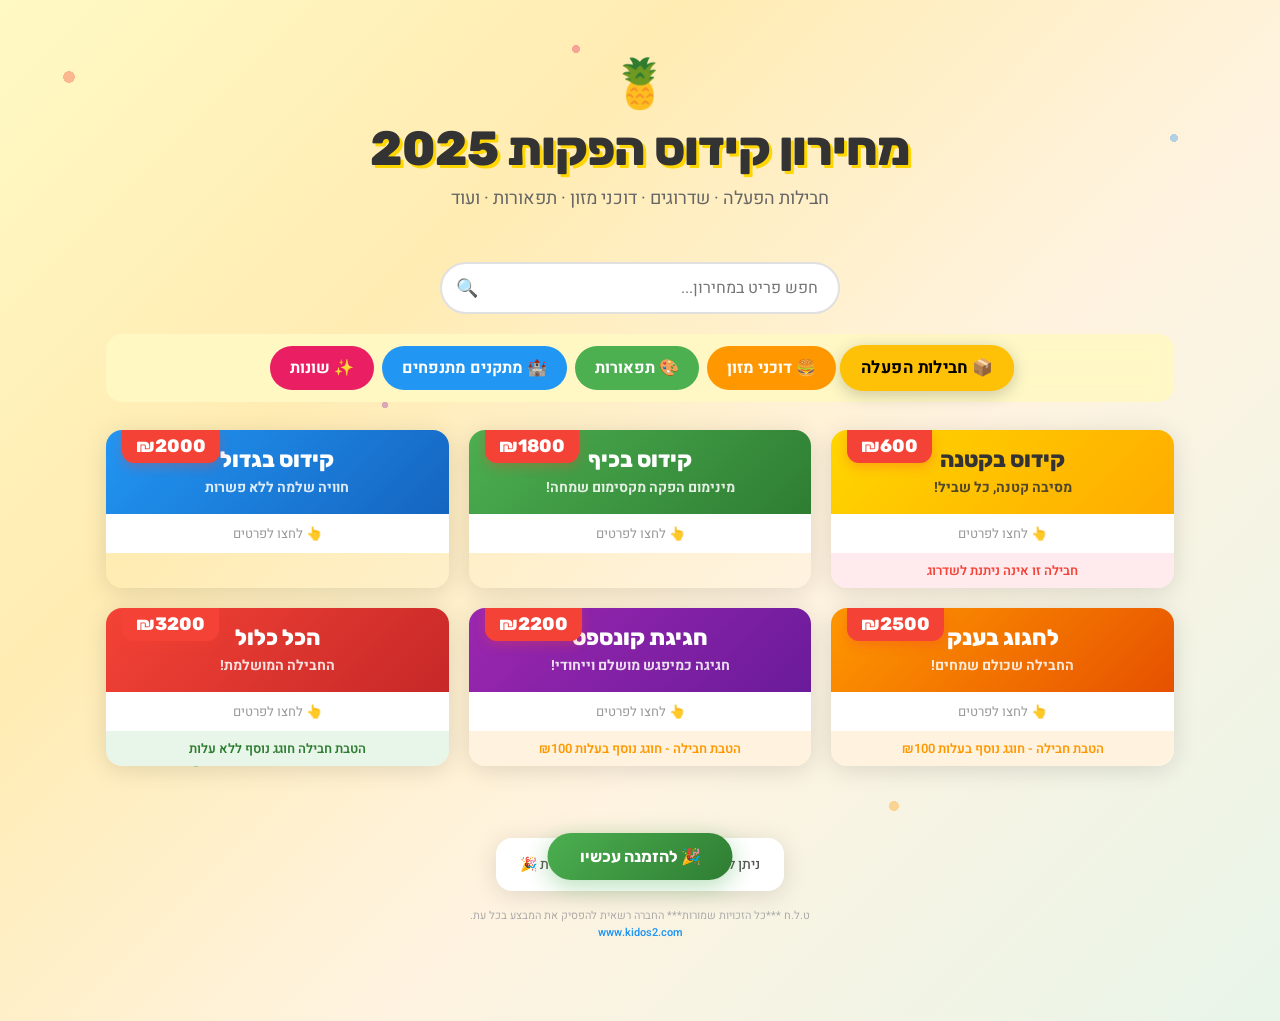
<file: index.html>
<!DOCTYPE html>
<html lang="he" dir="rtl">
<head>
<meta charset="UTF-8">
<meta name="viewport" content="width=device-width, initial-scale=1.0">
<title>מחירון קידוס הפקות 2025</title>
<link href="https://fonts.googleapis.com/css2?family=Heebo:wght@300;400;500;700;800;900&family=Rubik:wght@400;500;600;700;800&display=swap" rel="stylesheet">
<style>
*{margin:0;padding:0;box-sizing:border-box}
:root{
  --kidos-yellow:#FFD600;
  --kidos-orange:#FF9800;
  --kidos-green:#4CAF50;
  --kidos-blue:#2196F3;
  --kidos-red:#F44336;
  --kidos-pink:#E91E63;
  --kidos-purple:#9C27B0;
  --kidos-light-yellow:#FFF9C4;
  --kidos-light-green:#E8F5E9;
  --kidos-light-blue:#E3F2FD;
  --kidos-light-pink:#FCE4EC;
  --kidos-dark:#333;
  --kidos-white:#FFFDE7;
  --radius:16px;
  --shadow:0 4px 24px rgba(0,0,0,.12);
}
body{
  font-family:'Heebo',sans-serif;
  background:linear-gradient(135deg,#FFF9C4 0%,#FFECB3 30%,#FFF3E0 60%,#E8F5E9 100%);
  min-height:100vh;
  color:var(--kidos-dark);
  overflow-x:hidden;
}

/* Confetti dots */
body::before{
  content:'';
  position:fixed;
  top:0;left:0;right:0;bottom:0;
  background-image:
    radial-gradient(circle 6px,var(--kidos-red) 100%,transparent 100%),
    radial-gradient(circle 4px,var(--kidos-blue) 100%,transparent 100%),
    radial-gradient(circle 5px,var(--kidos-green) 100%,transparent 100%),
    radial-gradient(circle 3px,var(--kidos-yellow) 100%,transparent 100%),
    radial-gradient(circle 4px,var(--kidos-pink) 100%,transparent 100%),
    radial-gradient(circle 5px,var(--kidos-orange) 100%,transparent 100%),
    radial-gradient(circle 3px,var(--kidos-purple) 100%,transparent 100%);
  background-position:
    5% 8%, 92% 15%, 15% 85%, 88% 72%, 45% 5%, 70% 90%, 30% 45%;
  background-size:12px 12px,8px 8px,10px 10px,6px 6px,8px 8px,10px 10px,6px 6px;
  background-repeat:no-repeat;
  opacity:.35;
  pointer-events:none;
  z-index:0;
}

.container{
  max-width:1100px;
  margin:0 auto;
  padding:20px 16px 60px;
  position:relative;
  z-index:1;
}

/* HEADER */
.header{
  text-align:center;
  padding:30px 20px 20px;
  margin-bottom:30px;
  position:relative;
}
.header h1{
  font-family:'Rubik',sans-serif;
  font-weight:800;
  font-size:clamp(28px,5vw,48px);
  color:var(--kidos-dark);
  text-shadow:3px 3px 0 var(--kidos-yellow);
  margin-bottom:8px;
  letter-spacing:-1px;
}
.header .sub{
  font-size:clamp(14px,2.5vw,18px);
  color:#666;
  font-weight:400;
}
.header .pineapple{
  font-size:48px;
  display:inline-block;
  animation:bounce 2s infinite;
}
@keyframes bounce{
  0%,100%{transform:translateY(0)}
  50%{transform:translateY(-10px)}
}

/* TAB NAV */
.tab-nav{
  display:flex;
  gap:8px;
  justify-content:center;
  flex-wrap:wrap;
  margin-bottom:28px;
  position:sticky;
  top:0;
  z-index:100;
  background:rgba(255,249,196,.92);
  backdrop-filter:blur(12px);
  padding:12px 8px;
  border-radius:var(--radius);
}
.tab-btn{
  font-family:'Heebo',sans-serif;
  font-weight:700;
  font-size:clamp(13px,2vw,16px);
  padding:10px 20px;
  border:none;
  border-radius:30px;
  cursor:pointer;
  transition:all .3s cubic-bezier(.4,0,.2,1);
  position:relative;
  overflow:hidden;
  white-space:nowrap;
}
.tab-btn::after{
  content:'';
  position:absolute;
  inset:0;
  background:rgba(255,255,255,.3);
  transform:translateX(100%);
  transition:transform .3s;
}
.tab-btn:hover::after{transform:translateX(0)}
.tab-btn.active{transform:scale(1.05);box-shadow:0 4px 16px rgba(0,0,0,.2)}
.tab-btn[data-tab="packages"]{background:var(--kidos-yellow);color:#333}
.tab-btn[data-tab="packages"].active{background:#FFC107;color:#000}
.tab-btn[data-tab="food"]{background:var(--kidos-orange);color:#fff}
.tab-btn[data-tab="food"].active{background:#E65100;color:#fff}
.tab-btn[data-tab="decor"]{background:var(--kidos-green);color:#fff}
.tab-btn[data-tab="decor"].active{background:#2E7D32;color:#fff}
.tab-btn[data-tab="inflatables"]{background:var(--kidos-blue);color:#fff}
.tab-btn[data-tab="inflatables"].active{background:#1565C0;color:#fff}
.tab-btn[data-tab="misc"]{background:var(--kidos-pink);color:#fff}
.tab-btn[data-tab="misc"].active{background:#AD1457;color:#fff}

/* TAB CONTENT */
.tab-content{display:none;animation:fadeUp .4s ease}
.tab-content.active{display:block}
@keyframes fadeUp{from{opacity:0;transform:translateY(16px)}to{opacity:1;transform:translateY(0)}}

/* PACKAGE CARDS */
.packages-grid{
  display:grid;
  grid-template-columns:repeat(auto-fit,minmax(280px,1fr));
  gap:20px;
}
.pkg-card{
  border-radius:var(--radius);
  overflow:hidden;
  box-shadow:var(--shadow);
  transition:transform .3s,box-shadow .3s;
  cursor:pointer;
  position:relative;
}
.pkg-card:hover{transform:translateY(-4px);box-shadow:0 8px 32px rgba(0,0,0,.18)}
.pkg-card .card-header{
  padding:16px 20px;
  text-align:center;
  position:relative;
}
.pkg-card .card-header h3{
  font-family:'Rubik',sans-serif;
  font-weight:800;
  font-size:22px;
  margin-bottom:4px;
}
.pkg-card .card-header .tagline{
  font-size:14px;
  font-weight:700;
  opacity:.85;
}
.pkg-card .price-badge{
  position:absolute;
  top:-1px;
  left:16px;
  background:var(--kidos-red);
  color:#fff;
  font-family:'Rubik',sans-serif;
  font-weight:800;
  font-size:18px;
  padding:6px 14px;
  border-radius:0 0 12px 12px;
  box-shadow:0 4px 12px rgba(244,67,54,.3);
}
.pkg-card .card-body{
  background:#fff;
  padding:16px 20px 20px;
}
.pkg-card .card-body ul{
  list-style:none;
  padding:0;
}
.pkg-card .card-body li{
  padding:6px 0;
  font-size:14px;
  line-height:1.6;
  border-bottom:1px dashed #eee;
  display:flex;
  align-items:flex-start;
  gap:8px;
}
.pkg-card .card-body li:last-child{border:none}
.pkg-card .card-body li .dot{
  width:8px;height:8px;border-radius:50%;flex-shrink:0;margin-top:7px;
}
.pkg-card .card-body .meta{
  margin-top:12px;
  padding-top:10px;
  border-top:2px solid #eee;
  display:flex;
  flex-wrap:wrap;
  gap:10px;
  font-size:13px;
  color:#666;
}
.pkg-card .card-body .meta span{
  display:flex;align-items:center;gap:4px;
}
.pkg-card .upgrade-note{
  background:#FFF3E0;
  padding:8px 16px;
  text-align:center;
  font-size:13px;
  font-weight:600;
  color:var(--kidos-orange);
}
.pkg-card .no-upgrade{
  background:#FFEBEE;
  padding:8px 16px;
  text-align:center;
  font-size:13px;
  font-weight:600;
  color:var(--kidos-red);
}

/* Colors per package */
.pkg-ktana .card-header{background:linear-gradient(135deg,#FFD600,#FFAB00);color:#333}
.pkg-ktana .dot{background:#FFD600}
.pkg-bkef .card-header{background:linear-gradient(135deg,#4CAF50,#2E7D32);color:#fff}
.pkg-bkef .dot{background:#4CAF50}
.pkg-bgadol .card-header{background:linear-gradient(135deg,#2196F3,#1565C0);color:#fff}
.pkg-bgadol .dot{background:#2196F3}
.pkg-anak .card-header{background:linear-gradient(135deg,#FF9800,#E65100);color:#fff}
.pkg-anak .dot{background:#FF9800}
.pkg-concept .card-header{background:linear-gradient(135deg,#9C27B0,#6A1B9A);color:#fff}
.pkg-concept .dot{background:#9C27B0}
.pkg-hakol .card-header{background:linear-gradient(135deg,#F44336,#C62828);color:#fff}
.pkg-hakol .dot{background:#F44336}

/* DETAIL MODAL / EXPAND */
.pkg-card .card-body{max-height:0;overflow:hidden;padding:0 20px;transition:max-height .5s cubic-bezier(.4,0,.2,1),padding .3s}
.pkg-card.open .card-body{max-height:600px;padding:16px 20px 20px}
.pkg-card .expand-hint{
  text-align:center;padding:10px;font-size:13px;color:#999;
  background:#fff;transition:all .3s;
}
.pkg-card.open .expand-hint{display:none}

/* FOOD / DECOR / MISC TABLES */
.section-title{
  font-family:'Rubik',sans-serif;
  font-weight:800;
  font-size:24px;
  text-align:center;
  margin-bottom:20px;
  padding:10px 24px;
  display:inline-block;
  border-radius:30px;
  color:#fff;
}
.section-title-wrap{text-align:center;margin-bottom:20px}

.items-grid{
  display:grid;
  grid-template-columns:repeat(auto-fill,minmax(260px,1fr));
  gap:12px;
}
.item-card{
  background:#fff;
  border-radius:12px;
  padding:14px 18px;
  display:flex;
  justify-content:space-between;
  align-items:center;
  box-shadow:0 2px 8px rgba(0,0,0,.06);
  transition:all .25s;
  border-right:4px solid transparent;
}
.item-card:hover{
  transform:translateX(-4px);
  box-shadow:0 4px 16px rgba(0,0,0,.1);
}
.item-card .item-name{font-weight:600;font-size:15px;flex:1}
.item-card .item-price{
  font-family:'Rubik',sans-serif;
  font-weight:700;
  font-size:16px;
  white-space:nowrap;
  padding-right:12px;
}
.item-card .item-note{font-size:12px;color:#888;display:block}

/* Food cards */
.food-card{border-right-color:var(--kidos-orange)}
.food-card .item-price{color:var(--kidos-orange)}
/* Decor cards */
.decor-card{border-right-color:var(--kidos-green)}
.decor-card .item-price{color:var(--kidos-green)}
/* Inflatable cards */
.inflate-card{border-right-color:var(--kidos-blue)}
.inflate-card .item-price{color:var(--kidos-blue)}
/* Misc cards */
.misc-card{border-right-color:var(--kidos-pink)}
.misc-card .item-price{color:var(--kidos-pink)}

/* Sub-section titles */
.sub-title{
  font-family:'Rubik',sans-serif;
  font-weight:700;
  font-size:18px;
  margin:24px 0 12px;
  padding-right:12px;
  border-right:4px solid;
}

/* FOOTER */
.footer{
  text-align:center;
  margin-top:40px;
  padding:20px;
  font-size:13px;
  color:#888;
}
.footer a{color:var(--kidos-blue);text-decoration:none;font-weight:600}
.footer .extras{
  margin-top:12px;
  background:#fff;
  border-radius:var(--radius);
  padding:16px 24px;
  display:inline-block;
  box-shadow:var(--shadow);
  font-size:14px;
  color:#555;
  font-weight:500;
}
.footer .disclaimer{margin-top:16px;font-size:11px;color:#aaa}

/* SEARCH */
.search-wrap{
  max-width:400px;
  margin:0 auto 20px;
  position:relative;
}
.search-wrap input{
  width:100%;
  font-family:'Heebo',sans-serif;
  font-size:16px;
  padding:12px 20px 12px 44px;
  border:2px solid #e0e0e0;
  border-radius:30px;
  outline:none;
  background:#fff;
  transition:border-color .3s;
}
.search-wrap input:focus{border-color:var(--kidos-yellow)}
.search-wrap .search-icon{
  position:absolute;
  left:16px;top:50%;transform:translateY(-50%);
  font-size:18px;color:#999;
}

/* CTA float */
.cta-float{
  position:fixed;
  bottom:20px;
  left:50%;
  transform:translateX(-50%);
  z-index:200;
  background:linear-gradient(135deg,#4CAF50,#2E7D32);
  color:#fff;
  font-family:'Rubik',sans-serif;
  font-weight:700;
  font-size:16px;
  padding:14px 32px;
  border-radius:40px;
  border:none;
  cursor:pointer;
  box-shadow:0 6px 24px rgba(76,175,80,.4);
  transition:all .3s;
  text-decoration:none;
  display:flex;align-items:center;gap:8px;
}
.cta-float:hover{transform:translateX(-50%) scale(1.05);box-shadow:0 8px 32px rgba(76,175,80,.5)}

@media(max-width:600px){
  .tab-btn{padding:8px 14px;font-size:13px}
  .packages-grid{grid-template-columns:1fr}
  .items-grid{grid-template-columns:1fr}
  .container{padding:12px 10px 80px}
  .cta-float{font-size:14px;padding:12px 24px}
}
</style>
</head>
<body>

<div class="container">

<!-- HEADER -->
<div class="header">
  <div class="pineapple">🍍</div>
  <h1>מחירון קידוס הפקות 2025</h1>
  <div class="sub">חבילות הפעלה · שדרוגים · דוכני מזון · תפאורות · ועוד</div>
</div>

<!-- SEARCH -->
<div class="search-wrap">
  <span class="search-icon">🔍</span>
  <input type="text" id="searchInput" placeholder="חפש פריט במחירון..." oninput="filterItems()">
</div>

<!-- TAB NAV -->
<div class="tab-nav">
  <button class="tab-btn active" data-tab="packages" onclick="switchTab('packages')">📦 חבילות הפעלה</button>
  <button class="tab-btn" data-tab="food" onclick="switchTab('food')">🍔 דוכני מזון</button>
  <button class="tab-btn" data-tab="decor" onclick="switchTab('decor')">🎨 תפאורות</button>
  <button class="tab-btn" data-tab="inflatables" onclick="switchTab('inflatables')">🏰 מתקנים מתנפחים</button>
  <button class="tab-btn" data-tab="misc" onclick="switchTab('misc')">✨ שונות</button>
</div>

<!-- ==================== PACKAGES TAB ==================== -->
<div class="tab-content active" id="tab-packages">
<div class="packages-grid">

<!-- קידוס בקטנה -->
<div class="pkg-card pkg-ktana" onclick="this.classList.toggle('open')">
  <div class="card-header">
    <div class="price-badge">₪600</div>
    <h3>קידוס בקטנה</h3>
    <div class="tagline">מסיבה קטנה, כל שביל!</div>
  </div>
  <div class="expand-hint">👆 לחצו לפרטים</div>
  <div class="card-body">
    <ul>
      <li><span class="dot"></span>בובת ענק לבחירה.<br>(למעט בראול סטאר)</li>
      <li><span class="dot"></span>הרקדה עם הבובה וצילומים</li>
      <li><span class="dot"></span>טקס עוגה מלהיב</li>
      <li><span class="dot"></span>פעילות קצרה להעצמה</li>
      <li><span class="dot"></span>תואמת גיל</li>
      <li><span class="dot"></span>מייצג עוגה לתפאורה</li>
      <li><span class="dot"></span>מפעיל מקצועי ומלא שמחה</li>
      <li><span class="dot"></span>מוזיקה בליווי בידורית</li>
    </ul>
    <div class="meta">
      <span>👥 מתאים עד 20 משתתפים</span>
      <span>⏱ זמן החבילה חצי שעה</span>
    </div>
  </div>
  <div class="no-upgrade">חבילה זו אינה ניתנת לשדרוג</div>
</div>

<!-- קידוס בכיף -->
<div class="pkg-card pkg-bkef" onclick="this.classList.toggle('open')">
  <div class="card-header">
    <div class="price-badge">₪1800</div>
    <h3>קידוס בכיף</h3>
    <div class="tagline">מינימום הפקה מקסימום שמחה!</div>
  </div>
  <div class="expand-hint">👆 לחצו לפרטים</div>
  <div class="card-body">
    <ul>
      <li><span class="dot"></span>בובת ענק לבחירה.</li>
      <li><span class="dot"></span>הרקדה שמחה עם הבובה</li>
      <li><span class="dot"></span>הפעלה מדליקה לבחירה.<br>(משחקידום, ספורט,ריפוי, משחקים של פעם )</li>
      <li><span class="dot"></span>מפעיל מקצועי ומלא שמחה</li>
      <li><span class="dot"></span>רקע צילום וקשת מתנפחת לבחירה</li>
      <li><span class="dot"></span>טקס עוגה מלהיב</li>
      <li><span class="dot"></span>מערכת הגברה מקצועית</li>
    </ul>
    <div class="meta">
      <span>👥 מתאים עד 35 משתתפים</span>
      <span>⏱ זמן חבילה שעה ורבע</span>
    </div>
  </div>
</div>

<!-- קידוס בגדול -->
<div class="pkg-card pkg-bgadol" onclick="this.classList.toggle('open')">
  <div class="card-header">
    <div class="price-badge">₪2000</div>
    <h3>קידוס בגדול</h3>
    <div class="tagline">חוויה שלמה ללא פשרות</div>
  </div>
  <div class="expand-hint">👆 לחצו לפרטים</div>
  <div class="card-body">
    <ul>
      <li><span class="dot"></span>בובת ענק לבחירה.</li>
      <li><span class="dot"></span>הרקדה שמחה הבובה וצילומים</li>
      <li><span class="dot"></span>רקע לצילום ו-קשת מתנפחת</li>
      <li><span class="dot"></span>מפעיל מיומן ומקצועיים</li>
      <li><span class="dot"></span>מכונת עשן ולדים\מכונת בועות</li>
      <li><span class="dot"></span>מכונת סוכר או פופקורן לבחירה</li>
      <li><span class="dot"></span>הפעלה לבחירה</li>
      <li><span class="dot"></span>טקס עוגה מלהיב והגברה</li>
    </ul>
    <div class="meta">
      <span>👥 מתאים עד 45 משתתפים.</span>
      <span>⏱ זמן חבילה שעתיים</span>
    </div>
  </div>
</div>

<!-- לחגוג בענק -->
<div class="pkg-card pkg-anak" onclick="this.classList.toggle('open')">
  <div class="card-header">
    <div class="price-badge">₪2500</div>
    <h3>לחגוג בענק</h3>
    <div class="tagline">החבילה שכולם שמחים!</div>
  </div>
  <div class="expand-hint">👆 לחצו לפרטים</div>
  <div class="card-body">
    <ul>
      <li><span class="dot"></span>הפעלה לבחירה 45 דקות</li>
      <li><span class="dot"></span>בובה לבחירה+ רקע וקשת מתנפחת</li>
      <li><span class="dot"></span>הרקדה שמחה ומקפיצה</li>
      <li><span class="dot"></span>מערכת הגברה מקצועית</li>
      <li><span class="dot"></span>מכונת סוכר + פופקורן</li>
      <li><span class="dot"></span>דוכן יריד או מתקן קפיצה בינוני<br>מתנפח לבחירה.</li>
      <li><span class="dot"></span>טקס עוגה מלהיב</li>
      <li><span class="dot"></span>הזמנה דיגיטלית</li>
    </ul>
    <div class="meta">
      <span>👥 מתאים עד 45 משתתפים</span>
      <span>⏱ זמן חבילה שעתיים</span>
    </div>
  </div>
  <div class="upgrade-note">הטבת חבילה - חוגג נוסף בעלות ₪100</div>
</div>

<!-- חגיגת קונספט -->
<div class="pkg-card pkg-concept" onclick="this.classList.toggle('open')">
  <div class="card-header">
    <div class="price-badge">₪2200</div>
    <h3>חגיגת קונספט</h3>
    <div class="tagline">חגיגה כמיפגש מושלם וייחודי!</div>
  </div>
  <div class="expand-hint">👆 לחצו לפרטים</div>
  <div class="card-body">
    <ul>
      <li><span class="dot"></span>בובת ענק לבחירה.</li>
      <li><span class="dot"></span>הרקדה שמחה עם הבובה</li>
      <li><span class="dot"></span>רקע לצילום ו-קשת מתנפחת</li>
      <li><span class="dot"></span>3 במות תצוגה בקונספט ו-שטיח</li>
      <li><span class="dot"></span>קונספט תואם עוגת מיצג</li>
      <li><span class="dot"></span>צוות מיומן ומקצועי</li>
      <li><span class="dot"></span>מכונת עשן ולדים\מכונת בועות</li>
      <li><span class="dot"></span>מכונת סוכר או פופקורן לבחירה</li>
      <li><span class="dot"></span>הפעלה לבחירה</li>
      <li><span class="dot"></span>טקס עוגה מלהיב והגברה</li>
      <li><span class="dot"></span>הזמנה דיגיטלית</li>
    </ul>
    <div class="meta">
      <span>👥 מתאים עד 45 משתתפים.</span>
      <span>⏱ זמן חבילה שעתיים</span>
    </div>
  </div>
  <div class="upgrade-note">הטבת חבילה - חוגג נוסף בעלות ₪100</div>
</div>

<!-- הכל כלול -->
<div class="pkg-card pkg-hakol" onclick="this.classList.toggle('open')">
  <div class="card-header">
    <div class="price-badge">₪3200</div>
    <h3>הכל כלול</h3>
    <div class="tagline">החבילה המושלמת!</div>
  </div>
  <div class="expand-hint">👆 לחצו לפרטים</div>
  <div class="card-body">
    <ul>
      <li><span class="dot"></span>2 הפעלות משולבות לבחירה</li>
      <li><span class="dot"></span>תפאורת קונספט מלאה:<br>קשת מתנפחת+רקע צילום+שטיח תואם<br>+3 במות קונספט + עוגת מייצג</li>
      <li><span class="dot"></span>בובת ענק לבחירה + מכונת עשן ולדים או בועות לבחירה</li>
      <li><span class="dot"></span>דוכן אוטובוס מתנפח או דוכן כיבוד יריד מרהיב<br>הכוללים בתוכם מכונת סוכר +פופקורן ללא הגבלה,</li>
      <li><span class="dot"></span>מכונת בועות או מכונת עשן ולדים  לבחירה</li>
      <li><span class="dot"></span>טקס עוגה מלהיב</li>
      <li><span class="dot"></span>הזמנה דיגיטלית</li>
      <li><span class="dot"></span>דוכן נקניקיות \ווופל בלג'יוקרפ לבחירה</li>
      <li><span class="dot"></span>2 דיספנסרים 8 ליטר שתיה קלה</li>
    </ul>
    <div class="meta">
      <span>👥 מתאים עד 50 משתתפים.</span>
      <span>⏱ זמן חבילה שעתיים</span>
    </div>
  </div>
  <div class="upgrade-note" style="background:#E8F5E9;color:#2E7D32">הטבת חבילה חוגג נוסף ללא עלות</div>
</div>

</div>
</div>

<!-- ==================== FOOD TAB ==================== -->
<div class="tab-content" id="tab-food">
<div class="section-title-wrap">
  <span class="section-title" style="background:linear-gradient(135deg,var(--kidos-orange),#E65100)">🍔 דוכני מזון</span>
</div>
<div class="items-grid" id="food-grid">

  <div class="item-card food-card" data-search="דוכן פופקורן"><span class="item-name">דוכן פופקורן</span><span class="item-price">₪300</span></div>
  <div class="item-card food-card" data-search="דוכן מכונת סוכר"><span class="item-name">דוכן מכונת סוכר</span><span class="item-price">₪300</span></div>
  <div class="item-card food-card" data-search="דוכן קרפ צרפתי"><span class="item-name">דוכן קרפ צרפתי</span><span class="item-price">₪600</span></div>
  <div class="item-card food-card" data-search="דוכן וופל בלגי"><span class="item-name">דוכן וופל בלגי</span><span class="item-price">₪600</span></div>
  <div class="item-card food-card" data-search="דוכן פלאפל ותוספות"><span class="item-name">דוכן פלאפל ותוספות</span><span class="item-price">₪800</span></div>
  <div class="item-card food-card" data-search="דוכן שניצלונים וצ'יפס"><span class="item-name">דוכן שניצלונים וצ'יפס</span><span class="item-price">₪800</span></div>
  <div class="item-card food-card" data-search="דוכן נקניקיות בלחמניה"><span class="item-name">דוכן נקניקיות בלחמניה</span><span class="item-price">₪550</span></div>
  <div class="item-card food-card" data-search="דוכן המבורגר צ'יפס"><span class="item-name">דוכן המבורגר ,צ'יפס,</span><span class="item-price">₪1000</span></div>
  <div class="item-card food-card" data-search="טאבון פיצות ופוקאצ'ות"><span class="item-name">טאבון פיצות ופוקאצ'ות<span class="item-note">(ללא הגבלה)</span></span><span class="item-price">₪1500</span></div>
  <div class="item-card food-card" data-search="תוספת ציפס"><span class="item-name">תוספת צ'יפס</span><span class="item-price">₪300</span></div>
  <div class="item-card food-card" data-search="דוכן תירס חם קלאסי"><span class="item-name">דוכן תירס חם קלאסי</span><span class="item-price">₪550</span></div>
  <div class="item-card food-card" data-search="דוכן גרעיני תירס בחמאה"><span class="item-name">דוכן גרעיני תירס בחמאה</span><span class="item-price">₪550</span></div>
  <div class="item-card food-card" data-search="מפל שוקולד חם"><span class="item-name">מפל שוקולד חם</span><span class="item-price">₪350</span></div>
  <div class="item-card food-card" data-search="שתיה קרה 2 דיספנסרים"><span class="item-name">שתיה קרה 2 דיספנסרים<span class="item-note">סה"כ 16 ליטר (ענבים, תפוזים, לימונענע, אשכוליות)</span></span><span class="item-price">₪250</span></div>
  <div class="item-card food-card" data-search="דוכן שייק פירות"><span class="item-name">דוכן שייק פירות</span><span class="item-price">₪700</span></div>
  <div class="item-card food-card" data-search="אוטובוס מתוק"><span class="item-name">אוטובוס מתוק הכולל:<span class="item-note">מכונת סוכר ו- פופקורן<br>וופל בלגי או-קרפ<br>עמדת מיצים 2 סוגים</span></span><span class="item-price">₪1400</span></div>

</div>
<p style="text-align:center;margin-top:16px;font-size:13px;color:#888">כלל הדוכנים כוללים את כל הציוד הנדרש ותפעול מלא</p>
</div>

<!-- ==================== DECOR TAB ==================== -->
<div class="tab-content" id="tab-decor">
<div class="section-title-wrap">
  <span class="section-title" style="background:linear-gradient(135deg,var(--kidos-green),#2E7D32)">🎨 תפאורות</span>
</div>
<div class="items-grid" id="decor-grid">

  <div class="item-card decor-card" data-search="בובת דנסר 8 מטר אוויר"><span class="item-name">בובת דנסר 8 מטר,אוויר</span><span class="item-price">₪200</span></div>
  <div class="item-card decor-card" data-search="במות תצוגה 3"><span class="item-name">במות תצוגה( 3)</span><span class="item-price">₪300</span></div>
  <div class="item-card decor-card" data-search="דמויות מייצג"><span class="item-name">דמויות מייצג<span class="item-note">החל מ-</span></span><span class="item-price">₪100</span></div>
  <div class="item-card decor-card" data-search="סט תפאורת קונספט"><span class="item-name">סט תפאורת קונספט:<span class="item-note">3 במות , שטיח , רקע, קשת</span></span><span class="item-price">₪800</span></div>
  <div class="item-card decor-card" data-search="תוספת רקע"><span class="item-name">תוספת רקע</span><span class="item-price">₪150</span></div>
  <div class="item-card decor-card" data-search="קשת מתנפחת"><span class="item-name">קשת מתנפחת<span class="item-note">ניתן לבחור מהמגוון המופיע באתר<br>אפשרות להשכרה</span></span><span class="item-price">₪200</span></div>

</div>
</div>

<!-- ==================== INFLATABLES TAB ==================== -->
<div class="tab-content" id="tab-inflatables">
<div class="section-title-wrap">
  <span class="section-title" style="background:linear-gradient(135deg,var(--kidos-blue),#1565C0)">🏰 מתקנים מתנפחים</span>
</div>
<div class="items-grid" id="inflate-grid">

  <div class="item-card inflate-card" data-search="מתקן קפיצה קטן"><span class="item-name">מתקן קפיצה קטן</span><span class="item-price">₪350</span></div>
  <div class="item-card inflate-card" data-search="מתקן קפיצה בינוני"><span class="item-name">מתקן קפיצה בינוני<span class="item-note">מ-</span></span><span class="item-price">₪550</span></div>
  <div class="item-card inflate-card" data-search="מתקן קפיצה גדול"><span class="item-name">מתקן קפיצה גדול<span class="item-note">מ-</span></span><span class="item-price">₪650</span></div>
  <div class="item-card inflate-card" data-search="דוכן יריד בודד"><span class="item-name">דוכן יריד בודד<span class="item-note">מ-</span></span><span class="item-price">₪250</span></div>
  <div class="item-card inflate-card" data-search="דוכני יריד משולבים"><span class="item-name">דוכני יריד משולבים<span class="item-note">מ-</span></span><span class="item-price">₪450</span></div>
  <div class="item-card inflate-card" data-search="מתנפחי מים"><span class="item-name">מתנפחי מים<span class="item-note">מ-</span></span><span class="item-price">₪450</span></div>

</div>
<p style="text-align:center;margin-top:16px;font-size:13px;color:#888">ניתן לבחור מהמגוון המופיע באתר · אפשרות להשכרה</p>
</div>

<!-- ==================== MISC TAB ==================== -->
<div class="tab-content" id="tab-misc">
<div class="section-title-wrap">
  <span class="section-title" style="background:linear-gradient(135deg,var(--kidos-pink),#AD1457)">✨ שונות</span>
</div>
<div class="items-grid" id="misc-grid">

  <div class="item-card misc-card" data-search="תוספת חוגג נוסף"><span class="item-name">תוספת חוגג נוסף</span><span class="item-price">₪200</span></div>
  <div class="item-card misc-card" data-search="תוסף בובת ענק"><span class="item-name">תוסף בובת ענק</span><span class="item-price">₪150</span></div>
  <div class="item-card misc-card" data-search="מעמד חבלי הפרדה"><span class="item-name">מעמד חבלי הפרדה</span><span class="item-price">₪100</span></div>
  <div class="item-card misc-card" data-search="זיקוקים קרים 4"><span class="item-name">זיקוקים קרים 4</span><span class="item-price">₪900</span></div>
  <div class="item-card misc-card" data-search="תותח קצף"><span class="item-name">תותח קצף</span><span class="item-price">₪800</span></div>
  <div class="item-card misc-card" data-search="גשר תאורה מתחלפת"><span class="item-name">גשר תאורה מתחלפת</span><span class="item-price">₪500</span></div>
  <div class="item-card misc-card" data-search="מעמד חבלי הפרדה"><span class="item-name">מעמד חבלי הפרדה</span><span class="item-price">₪100</span></div>
  <div class="item-card misc-card" data-search="מכונת בועות מקצועית"><span class="item-name">מכונת בועות מקצועית</span><span class="item-price">₪300</span></div>
  <div class="item-card misc-card" data-search="בלוני הליום חלקים כולל מילוי"><span class="item-name">בלוני הליום חלקים כולל מילוי<span class="item-note">{30 בלונים}</span></span><span class="item-price">₪350</span></div>
  <div class="item-card misc-card" data-search="מכונת עשן כבד קרח יבש"><span class="item-name">מכונת עשן כבד( קרח יבש)</span><span class="item-price">₪700</span></div>
  <div class="item-card misc-card" data-search="שטיח לעיצוב אירוע"><span class="item-name">שטיח לעיצוב אירוע</span><span class="item-price">₪100</span></div>
  <div class="item-card misc-card" data-search="מעמדי ספרות פרחים גיל 13 12"><span class="item-name">מעמדי ספרות פרחים גיל 13/12</span><span class="item-price">₪250</span></div>

</div>

<div class="sub-title" style="border-color:var(--kidos-pink);color:var(--kidos-pink);margin-top:32px">חבילת פירוטכניקה לאירוע</div>
<div class="items-grid">
  <div class="item-card misc-card" data-search="זיקוקים עשן כבד בועות סבון חבילת פירוטכניקה"><span class="item-name">זיקוקים+ עשן כבד+בועות סבון</span><span class="item-price">₪1600</span></div>
</div>

<div class="sub-title" style="border-color:var(--kidos-purple);color:var(--kidos-purple);margin-top:32px">בנוסף ניתן להזמין</div>
<p style="font-size:15px;line-height:2;padding:8px 12px;background:#fff;border-radius:12px;box-shadow:0 2px 8px rgba(0,0,0,.06)">
  שופרת | מתופפים | בר מצווה | חאלקה | עליה לתורה | הכנסת ספר תורה | רכב שמחות | ועוד...
</p>

</div>

<!-- FOOTER -->
<div class="footer">
  <div class="extras">ניתן להרכיב חבילות גם בהתאמה אישית 🎉</div>
  <div class="disclaimer">
    ט.ל.ח ***כל הזכויות שמורות*** החברה רשאית להפסיק את המבצע בכל עת.<br>
    <a href="https://www.kidos2.com" target="_blank">www.kidos2.com</a>
  </div>
</div>

</div>

<!-- CTA -->
<a class="cta-float" href="https://www.kidos2.com" target="_blank">
  🎉 להזמנה עכשיו
</a>

<script>
function switchTab(tab){
  document.querySelectorAll('.tab-content').forEach(t=>t.classList.remove('active'));
  document.querySelectorAll('.tab-btn').forEach(b=>b.classList.remove('active'));
  document.getElementById('tab-'+tab).classList.add('active');
  document.querySelector('[data-tab="'+tab+'"]').classList.add('active');
  document.getElementById('searchInput').value='';
  filterItems();
}

function filterItems(){
  const q=document.getElementById('searchInput').value.trim();
  // filter item-cards
  document.querySelectorAll('.item-card').forEach(card=>{
    const text=(card.getAttribute('data-search')||'')+' '+(card.textContent||'');
    card.style.display=(!q||text.includes(q))?'':'none';
  });
  // filter package cards
  document.querySelectorAll('.pkg-card').forEach(card=>{
    const text=card.textContent||'';
    card.style.display=(!q||text.includes(q))?'':'none';
  });
}
</script>

</body>
</html>
</file>
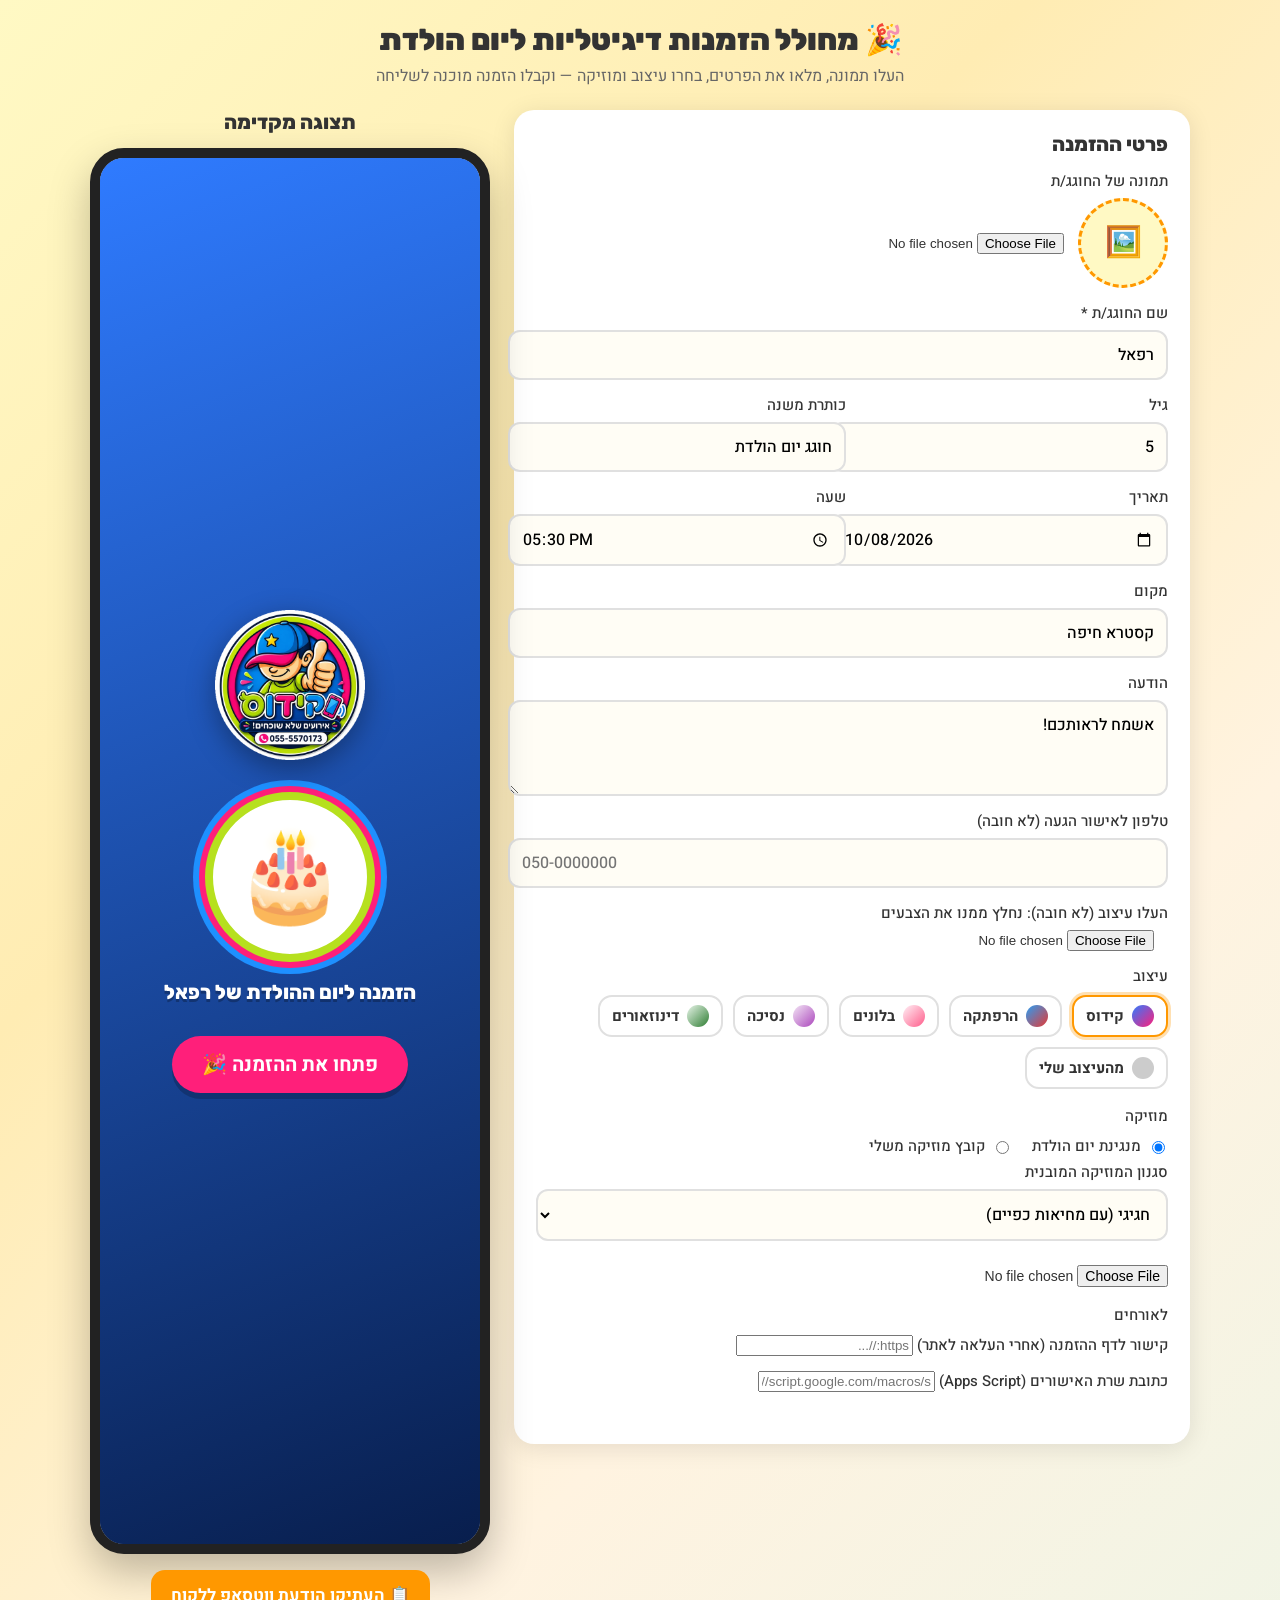
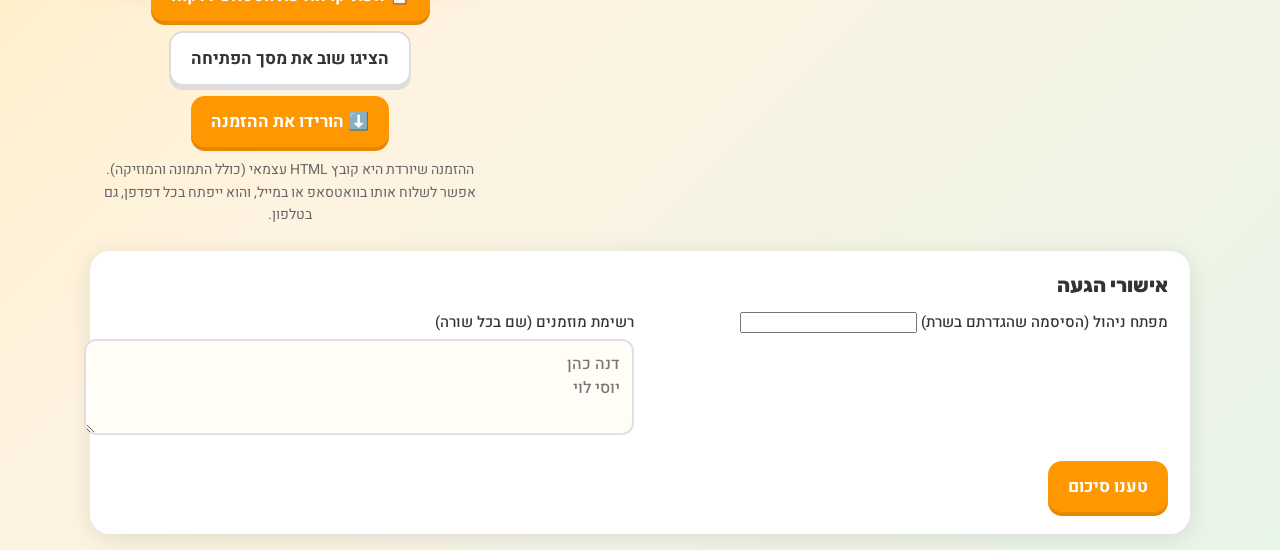
<file: birthday-invite/index.html>
<!DOCTYPE html>
<html lang="he" dir="rtl">
<head>
<meta charset="UTF-8">
<meta name="viewport" content="width=device-width, initial-scale=1.0">
<title>מחולל הזמנות ליום הולדת</title>
<link href="https://fonts.googleapis.com/css2?family=Heebo:wght@400;500;700;900&family=Rubik:wght@500;700;900&display=swap" rel="stylesheet">

<!-- ===== Invitation styles (also embedded in the downloaded file) ===== -->
<style id="invite-css">
html,body{margin:0;min-height:100%}
.inv{position:relative;min-height:100vh;overflow:hidden;display:flex;flex-direction:column;align-items:center;font-family:'Heebo',sans-serif;color:var(--ink);background:linear-gradient(160deg,var(--bg1),var(--bg2));box-sizing:border-box}
.inv *{box-sizing:border-box}

/* decorations */
.deco,.confetti{position:absolute;inset:0;pointer-events:none;overflow:hidden;z-index:1}
.deco span{position:absolute;bottom:-80px;left:var(--x);font-size:var(--s);opacity:.85;animation:rise var(--d) linear var(--t) infinite}
.confetti span{position:absolute;top:-24px;left:var(--x);width:9px;height:15px;border-radius:2px;background:var(--c);animation:fall var(--d) linear var(--t) infinite}
.confetti span:nth-child(3n){width:11px;height:11px;border-radius:50%}
.inv:not(.opened) .confetti{display:none}
@keyframes rise{to{transform:translateY(-125vh) rotate(var(--r,0deg))}}
@keyframes fall{from{transform:translateY(0) rotate(0)}to{transform:translateY(125vh) rotate(720deg)}}
@keyframes pop{from{transform:scale(.6);opacity:0}to{transform:scale(1);opacity:1}}
@keyframes pulse{0%,100%{transform:scale(1)}50%{transform:scale(1.07)}}

/* opening cover */
.cover{position:absolute;inset:0;z-index:10;display:flex;flex-direction:column;align-items:center;justify-content:center;gap:18px;padding:24px;text-align:center;background:linear-gradient(160deg,var(--bg1),var(--bg2));transition:opacity .6s,visibility .6s}
.cover.hide{opacity:0;visibility:hidden;pointer-events:none}
.cover h2{margin:0;font:900 30px 'Rubik',sans-serif;color:#fff;text-shadow:0 3px 0 rgba(0,0,0,.25);line-height:1.25}
.cover .photo{width:170px;height:170px}
.open-btn{font:700 20px 'Heebo',sans-serif;border:0;border-radius:999px;padding:14px 30px;background:var(--accent);color:#fff;cursor:pointer;box-shadow:0 6px 0 rgba(0,0,0,.2);animation:pulse 1.6s ease-in-out infinite}
.open-btn:active{transform:translateY(3px)}

/* music toggle (visible after opening) */
.music-btn{position:absolute;top:12px;left:12px;z-index:20;width:50px;height:50px;border:0;border-radius:50%;background:#fff;font-size:22px;cursor:pointer;box-shadow:0 4px 0 rgba(0,0,0,.15);transition:opacity .2s}
.music-btn.off{opacity:.45}
.inv:not(.opened) .music-btn{display:none}

/* card */
.wrap{position:relative;z-index:2;width:100%;display:flex;flex-direction:column;align-items:center;padding:28px 16px 40px}
.card{width:100%;max-width:420px;background:var(--card);border:6px solid var(--accent);border-radius:28px;padding:22px 18px 24px;text-align:center;box-shadow:0 14px 40px rgba(0,0,0,.22)}
.photo{display:block;width:200px;height:200px;margin:0 auto;border-radius:50%;border:8px solid #fff;object-fit:cover;background:#fff;box-shadow:0 8px 22px rgba(0,0,0,.18)}
.photo-ph{display:flex;align-items:center;justify-content:center;font-size:90px;background:#fff}
.subtitle{display:inline-block;margin-top:14px;background:var(--accent);color:#fff;font-weight:700;font-size:17px;padding:6px 18px;border-radius:999px}
.name{font:900 46px/1.1 'Rubik',sans-serif;color:var(--accent);margin:12px 0 4px;word-break:break-word;text-shadow:0 2px 0 #fff}
.age{position:relative;display:inline-flex;align-items:center;justify-content:center;width:96px;height:96px;margin:14px auto 2px;border-radius:50%;background:var(--accent);color:#fff;font:900 52px 'Rubik',sans-serif;box-shadow:0 6px 0 rgba(0,0,0,.18)}
.age::before{content:'👑';position:absolute;top:-30px;left:50%;transform:translateX(-50%);font-size:30px}
.age-label{font-weight:700;font-size:16px;margin-bottom:6px}
.details{list-style:none;margin:14px 0 8px;padding:0;display:grid;gap:8px}
.details li{display:flex;align-items:center;justify-content:center;gap:10px;background:#fff;border-radius:14px;padding:10px 12px;font-weight:700;font-size:17px;box-shadow:0 2px 0 rgba(0,0,0,.08)}
.details .ic{font-size:22px}
.message{font-size:18px;font-weight:500;margin:12px 0 4px;line-height:1.5}
.rsvp{font-size:15px;font-weight:700;opacity:.85;margin-top:10px}

/* ===== Kidos theme ===== */
.rays{display:none}
.inv.theme-kidos .rays{display:block;position:absolute;left:50%;top:32%;width:190vmax;height:190vmax;margin:-95vmax 0 0 -95vmax;background:repeating-conic-gradient(from 0deg,rgba(255,255,255,.13) 0 9deg,transparent 9deg 22.5deg);animation:spin 60s linear infinite;z-index:0;pointer-events:none}
.inv.theme-kidos{background:radial-gradient(circle at 50% 20%,#2f7bff 0%,#123c8f 55%,#081e4d 100%)}
@keyframes spin{to{transform:rotate(360deg)}}
.inv.theme-kidos .card{background:#fff;border:0;border-radius:32px;position:relative;box-shadow:0 0 0 8px var(--lime),0 0 0 14px var(--navy),0 24px 60px rgba(0,0,0,.35);padding:26px 18px 22px}
.inv.theme-kidos .photo{border:8px solid var(--lime);box-shadow:0 0 0 6px var(--pink),0 0 0 12px var(--blue)}
.inv.theme-kidos .subtitle{background:var(--navy);color:var(--lime);font-size:18px;padding:7px 22px;box-shadow:0 4px 0 var(--pink)}
.inv.theme-kidos .name{font-size:54px;color:var(--pink);-webkit-text-stroke:3px var(--navy);paint-order:stroke fill;text-shadow:0 6px 0 var(--navy)}
.inv.theme-kidos .age{background:none;width:124px;height:124px;color:var(--navy);font-size:58px;box-shadow:none;clip-path:polygon(50% 0%,61% 33%,98% 35%,68% 56%,79% 92%,50% 71%,21% 92%,32% 56%,2% 35%,39% 33%);filter:drop-shadow(0 6px 0 var(--navy))}
.inv.theme-kidos .age{background:var(--yellow)}
.inv.theme-kidos .age::before{display:none}
.inv.theme-kidos .details li{background:#eef6ff;border:3px solid var(--blue);color:var(--navy);box-shadow:none;border-radius:999px}
.inv.theme-kidos .message{color:var(--navy)}
.inv.theme-kidos .rsvp{color:var(--navy);opacity:1}
.kidos-logo{display:block;width:150px;height:150px;margin:0 auto 14px;filter:drop-shadow(0 8px 14px rgba(0,0,0,.35));animation:bob 3s ease-in-out infinite}
@keyframes bob{0%,100%{transform:translateY(0) rotate(-2deg)}50%{transform:translateY(-8px) rotate(2deg)}}
.kidos-foot{display:flex;align-items:center;justify-content:center;gap:10px;margin-top:18px;font-weight:700;color:var(--navy);font-size:15px}
.kidos-foot img{width:64px;height:64px}

/* ===== Interactive effects ===== */
.card .photo-wrap{position:relative;width:200px;margin:0 auto}
.card .photo{cursor:pointer;animation:hop 2.6s ease-in-out infinite}
@keyframes hop{0%,100%{transform:translateY(0) rotate(0)}25%{transform:translateY(-10px) rotate(-3deg)}50%{transform:translateY(0) rotate(2deg)}75%{transform:translateY(-5px) rotate(-1deg)}}
.photo.jump{animation:jump .8s cubic-bezier(.3,1.5,.5,1)}
@keyframes jump{0%{transform:scale(1)}30%{transform:scale(.88,1.12)}55%{transform:scale(1.08,.94) translateY(-80px)}75%{transform:translateY(-24px)}100%{transform:translateY(0) scale(1)}}
.cover.pop .photo{animation:coverpop .75s cubic-bezier(.4,0,.6,1) forwards}
@keyframes coverpop{0%{transform:scale(1)}35%{transform:scale(1.25) translateY(-30px) rotate(-6deg)}100%{transform:scale(.3) translateY(-260px) rotate(20deg);opacity:0}}
.inv.opened .card{animation:pop .7s cubic-bezier(.2,1.4,.4,1) both}
.name span{display:inline-block;white-space:pre}
.inv.opened .name span{animation:letter .6s cubic-bezier(.3,1.6,.5,1) both;animation-delay:calc(var(--i) * 70ms + .35s)}
@keyframes letter{from{transform:translateY(-36px) scale(.3);opacity:0}to{transform:none;opacity:1}}
.inv.opened .details li{animation:slidein .5s cubic-bezier(.2,1.3,.4,1) both;animation-delay:calc(var(--i) * 120ms + .7s)}
@keyframes slidein{from{transform:translateX(70px);opacity:0}to{transform:none;opacity:1}}
.sparkle{position:absolute;font-size:22px;pointer-events:none;z-index:3;animation:twinkle 1.8s ease-in-out infinite}
@keyframes twinkle{0%,100%{transform:scale(.5) rotate(0);opacity:.3}50%{transform:scale(1.15) rotate(20deg);opacity:1}}
.countdown{display:inline-block;margin:6px 0 4px;background:var(--accent);color:#fff;font-weight:900;font-size:18px;padding:8px 18px;border-radius:999px;animation:bounce 1.4s ease-in-out infinite}
@keyframes bounce{0%,100%{transform:translateY(0)}50%{transform:translateY(-5px)}}
.burst{position:absolute;width:10px;height:10px;border-radius:2px;pointer-events:none;z-index:30;animation:burst .9s ease-out forwards}
@keyframes burst{to{transform:translate(var(--dx),var(--dy)) rotate(540deg);opacity:0}}

/* ===== Guest page ===== */
.kidos-top{position:absolute;top:10px;left:50%;transform:translateX(-50%);width:64px;height:64px;z-index:4;pointer-events:none;filter:drop-shadow(0 4px 6px rgba(0,0,0,.3))}
.inv:not(.opened) .kidos-top{display:none}
.guest-actions{display:flex;flex-wrap:wrap;gap:8px;justify-content:center;margin:14px 0 4px}
.gbtn{font:700 15px 'Heebo',sans-serif;border:0;border-radius:999px;padding:9px 16px;background:#fff;color:var(--navy,#0b2a6b);text-decoration:none;cursor:pointer;box-shadow:0 3px 0 rgba(0,0,0,.15);display:inline-block}
.gbtn.primary{background:var(--accent);color:#fff;width:100%;padding:13px;font-size:17px;margin-top:8px}
.gbtn:disabled{opacity:.6}
.rsvp-form{margin-top:16px;padding:16px;border-radius:20px;background:#f4f9ff;border:2px dashed var(--blue,#1e90ff);text-align:start}
.rsvp-form h3{margin:0 0 10px;text-align:center;font:900 22px 'Rubik',sans-serif;color:var(--navy,#0b2a6b)}
.rsvp-form input[type=text],.rsvp-form input[type=number]{width:100%;margin-top:4px;padding:10px 12px;border:2px solid #cfe2ff;border-radius:12px;font:inherit;font-size:16px;box-sizing:border-box;background:#fff}
.rsvp-form .counts{display:grid;grid-template-columns:1fr 1fr;gap:10px;margin:10px 0;font-weight:700;font-size:14px}
.rsvp-form .choice{display:flex;gap:14px;justify-content:center;font-weight:700;margin-bottom:6px}
.rsvp-form .thanks{text-align:center;font-weight:900;color:var(--navy,#0b2a6b);margin:8px 0 0}
.rsvp-form .note{font-size:12px;color:#666;text-align:center;margin:8px 0 0}
</style>

<!-- ===== Editor styles ===== -->
<style id="editor-css">
body{margin:0;min-height:100vh;font-family:'Heebo',sans-serif;color:#333;background:linear-gradient(135deg,#FFF9C4 0%,#FFECB3 30%,#FFF3E0 60%,#E8F5E9 100%)}
.top{padding:22px 16px 6px;text-align:center}
.top h1{margin:0;font:900 30px 'Rubik',sans-serif}
.top p{margin:6px 0 0;color:#666}
.layout{display:grid;gap:24px;max-width:1100px;margin:0 auto;padding:16px;grid-template-columns:1fr}
@media(min-width:900px){.layout{grid-template-columns:1fr 400px;align-items:start}}
.panel{background:#fff;border-radius:20px;padding:22px;box-shadow:0 4px 24px rgba(0,0,0,.1)}
.panel h2,.preview-col h2{margin:0 0 14px;font:800 20px 'Rubik',sans-serif}
.preview-col h2{text-align:center}
.field{display:block;margin-bottom:14px;font-weight:500;font-size:15px}
.field input[type=text],.field input[type=number],.field input[type=date],.field input[type=time],.field input[type=tel],.field textarea{display:block;width:100%;margin-top:6px;padding:11px 12px;border:2px solid #e0e0e0;border-radius:12px;font:inherit;font-size:16px;background:#fffdf5}
.field textarea{min-height:70px;resize:vertical}
.field input:focus,.field textarea:focus{outline:none;border-color:#FF9800}
.row{display:grid;grid-template-columns:1fr 1fr;gap:12px}
.file-row{display:flex;align-items:center;gap:14px;margin-top:6px}
.thumb{flex:0 0 84px;width:84px;height:84px;border-radius:50%;border:3px dashed #FF9800;background:#FFF9C4 center/cover no-repeat;display:flex;align-items:center;justify-content:center;font-size:30px}
.fieldset{border:0;padding:0;margin:0 0 16px}
.fieldset legend{font-weight:500;font-size:15px;margin-bottom:8px;padding:0}
.themes{display:flex;flex-wrap:wrap;gap:10px}
.themes label{position:relative;cursor:pointer}
.themes input{position:absolute;opacity:0;pointer-events:none}
.sw{display:flex;align-items:center;gap:8px;border:2px solid #e0e0e0;border-radius:14px;padding:8px 12px;font-weight:700;font-size:15px;background:#fff}
.sw i{width:22px;height:22px;border-radius:50%;display:inline-block}
.themes input:checked+.sw{border-color:#FF9800;box-shadow:0 0 0 3px #FFE0B2}
.radio{display:inline-flex;align-items:center;gap:6px;margin-left:16px;font-weight:500;font-size:15px}
.music-file{margin-top:10px;font-size:14px}
.phone{width:100%;max-width:380px;margin:0 auto;border-radius:34px;overflow:hidden;border:10px solid #222;box-shadow:0 18px 40px rgba(0,0,0,.25);background:#fff}
.phone .inv{min-height:680px}
.actions{display:flex;gap:10px;flex-wrap:wrap;justify-content:center;margin-top:16px}
.btn{font:700 17px 'Heebo',sans-serif;border:0;border-radius:14px;padding:13px 20px;background:#FF9800;color:#fff;cursor:pointer;box-shadow:0 4px 0 #E68900}
.btn:active{transform:translateY(2px);box-shadow:none}
.btn.ghost{background:#fff;color:#333;border:2px solid #ddd;box-shadow:0 4px 0 #ddd}
.hint{font-size:14px;color:#666;text-align:center;margin:12px 0 0;line-height:1.6}

.layout>.wide{grid-column:1/-1}
.palette{display:flex;gap:6px}
.palette i{width:26px;height:26px;border-radius:50%;display:inline-block;border:2px solid #fff;box-shadow:0 0 0 1px #ddd}
.field select{display:block;width:100%;margin-top:6px;padding:11px 12px;border:2px solid #e0e0e0;border-radius:12px;font:inherit;font-size:16px;background:#fffdf5}
.stats{display:grid;grid-template-columns:repeat(2,1fr);gap:10px;margin-bottom:14px}
.stats div{background:#FFF9C4;border-radius:14px;padding:12px;text-align:center;font-weight:500}
.stats b{display:block;font:900 26px 'Rubik',sans-serif}
.list{padding-inline-start:20px;line-height:1.9}
.summary-btns{display:flex;gap:10px;flex-wrap:wrap;margin-top:12px}
</style>
</head>
<body>

<header class="top">
  <h1>🎉 מחולל הזמנות דיגיטליות ליום הולדת</h1>
  <p>העלו תמונה, מלאו את הפרטים, בחרו עיצוב ומוזיקה — וקבלו הזמנה מוכנה לשליחה</p>
</header>

<main class="layout">
  <section class="panel">
    <h2>פרטי ההזמנה</h2>
    <form id="form" autocomplete="off" onsubmit="return false">

      <div class="field">
        <span>תמונה של החוגג/ת</span>
        <div class="file-row">
          <div id="photo-thumb" class="thumb">🖼️</div>
          <input type="file" id="photo" accept="image/*">
        </div>
      </div>

      <label class="field">שם החוגג/ת *
        <input type="text" id="name" maxlength="30" value="רפאל" required>
      </label>

      <div class="row">
        <label class="field">גיל
          <input type="number" id="age" min="0" max="120" value="5">
        </label>
        <label class="field">כותרת משנה
          <input type="text" id="subtitle" maxlength="40" value="חוגג יום הולדת">
        </label>
      </div>

      <div class="row">
        <label class="field">תאריך
          <input type="date" id="date" value="2026-10-08">
        </label>
        <label class="field">שעה
          <input type="time" id="time" value="17:30">
        </label>
      </div>

      <label class="field">מקום
        <input type="text" id="place" maxlength="60" value="קסטרא חיפה">
      </label>

      <label class="field">הודעה
        <textarea id="message" maxlength="200">אשמח לראותכם!</textarea>
      </label>

      <label class="field">טלפון לאישור הגעה (לא חובה)
        <input type="tel" id="rsvp" maxlength="20" placeholder="050-0000000">
      </label>

      <div class="field">
        <span>העלו עיצוב (לא חובה): נחלץ ממנו את הצבעים</span>
        <div class="file-row">
          <div id="palette-preview" class="palette"></div>
          <input type="file" id="design" accept="image/*">
        </div>
      </div>

      <fieldset class="fieldset">
        <legend>עיצוב</legend>
        <div id="themes" class="themes"></div>
      </fieldset>

      <fieldset class="fieldset">
        <legend>מוזיקה</legend>
        <label class="radio"><input type="radio" name="music" value="builtin" checked> מנגינת יום הולדת</label>
        <label class="radio"><input type="radio" name="music" value="custom" id="music-custom"> קובץ מוזיקה משלי</label>
        <label class="field">סגנון המוזיקה המובנית
          <select id="music-style">
            <option value="festive">חגיגי (עם מחיאות כפיים)</option>
            <option value="upbeat">קצבי (תופים)</option>
            <option value="calm">רגוע</option>
          </select>
        </label>
        <input type="file" id="music-file" class="music-file" accept="audio/*">
      </fieldset>

      <fieldset class="fieldset">
        <legend>לאורחים</legend>
        <label class="field">קישור לדף ההזמנה (אחרי העלאה לאתר)
          <input type="url" id="page-url" placeholder="https://...">
        </label>
        <label class="field">כתובת שרת האישורים (Apps Script)
          <input type="url" id="rsvp-url" placeholder="https://script.google.com/macros/s/...">
        </label>
      </fieldset>
    </form>
  </section>

  <section class="preview-col">
    <h2>תצוגה מקדימה</h2>
    <div class="phone"><div id="stage"></div></div>
    <div class="actions">
      <button type="button" id="wa" class="btn">📋 העתיקו הודעת ווטסאפ ללקוח</button>
      <button type="button" id="replay" class="btn ghost">הציגו שוב את מסך הפתיחה</button>
      <button type="button" id="export" class="btn">⬇️ הורידו את ההזמנה</button>
    </div>
    <p class="hint">
      ההזמנה שיורדת היא קובץ HTML עצמאי (כולל התמונה והמוזיקה).<br>
      אפשר לשלוח אותו בוואטסאפ או במייל, והוא ייפתח בכל דפדפן, גם בטלפון.
    </p>
  </section>
  <section class="panel wide">
    <h2>אישורי הגעה</h2>
    <div class="row">
      <label class="field">מפתח ניהול (הסיסמה שהגדרתם בשרת)
        <input type="password" id="admin-key" autocomplete="new-password">
      </label>
      <label class="field">רשימת מוזמנים (שם בכל שורה)
        <textarea id="guests" placeholder="דנה כהן&#10;יוסי לוי"></textarea>
      </label>
    </div>
    <div class="summary-btns"><button type="button" id="load-summary" class="btn">טענו סיכום</button></div>
    <div id="summary"></div>
  </section>
</main>

<!-- ===== Invitation renderer (shared by the preview and the downloaded file) ===== -->
<script id="invite-lib">
const KIDOS_LOGO = '[data-uri]';

const THEMES = {
  kidos:     { label: 'קידוס',      bg1: '#2f7bff', bg2: '#081e4d', card: '#ffffff', accent: '#ff1f7a', ink: '#0b2a6b',
               emojis: ['⭐', '👍', '🎈', '⚡'], confetti: ['#b6e01e', '#ff1f7a', '#1e90ff', '#ffd60a'] },
  adventure: { label: 'הרפתקה',     bg1: '#2a9df4', bg2: '#1565c0', card: '#fff8d6', accent: '#e53935', ink: '#0d2b5e',
               emojis: ['⭐', '⚡', '🔥', '✨'], confetti: ['#FFD600', '#E53935', '#FFFFFF', '#4CAF50', '#2196F3'] },
  balloons:  { label: 'בלונים',     bg1: '#fff1f6', bg2: '#e0f7fa', card: '#ffffff', accent: '#ff5c8a', ink: '#4a2350',
               emojis: ['🎈', '🎈', '🎉', '🎀'], confetti: ['#ff5c8a', '#7fd8f0', '#ffe066', '#b39ddb'] },
  princess:  { label: 'נסיכה',      bg1: '#f3e5f5', bg2: '#fce4ec', card: '#fffafd', accent: '#ab47bc', ink: '#3b1d4a',
               emojis: ['👑', '✨', '💖', '🌟'], confetti: ['#ab47bc', '#f48fb1', '#ffd54f', '#ffffff'] },
  dinos:     { label: 'דינוזאורים', bg1: '#e8f5e9', bg2: '#c5e1a5', card: '#fffde7', accent: '#2e7d32', ink: '#1b3a1f',
               emojis: ['🦖', '🌿', '🦕', '🌋'], confetti: ['#43a047', '#fdd835', '#8d6e63', '#26a69a'] }
};

// Birthday tune in C major (quarter-note beats); [note, beats]
const BIRTHDAY_TUNE = [
  ['G4', .5], ['G4', .5], ['A4', 1], ['G4', 1], ['C5', 1], ['B4', 2],
  ['G4', .5], ['G4', .5], ['A4', 1], ['G4', 1], ['D5', 1], ['C5', 2],
  ['G4', .5], ['G4', .5], ['G5', 1], ['E5', 1], ['C5', 1], ['B4', 1], ['A4', 2],
  ['F5', .5], ['F5', .5], ['E5', 1], ['C5', 1], ['D5', 1], ['C5', 2]
];
const NOTE_HZ = { G4: 392, A4: 440, B4: 493.88, C5: 523.25, D5: 587.33, E5: 659.25, F5: 698.46, G5: 783.99 };

let currentPlayer = null;

function esc(s) {
  return String(s ?? '').replace(/[&<>"']/g, c => ({ '&': '&amp;', '<': '&lt;', '>': '&gt;', '"': '&quot;', "'": '&#39;' })[c]);
}

function rnd(a, b) { return a + Math.random() * (b - a); }

function fmtDate(v) {
  const [y, m, d] = String(v).split('-').map(Number);
  if (!y || !m || !d) return '';
  return new Date(y, m - 1, d).toLocaleDateString('he-IL', { weekday: 'long', day: 'numeric', month: 'long', year: 'numeric' });
}

function decoHTML(t) {
  let s = '';
  for (let i = 0; i < 12; i++) {
    s += `<span style="--x:${rnd(0, 94).toFixed(1)}%;--s:${rnd(26, 42).toFixed(0)}px;--d:${rnd(10, 18).toFixed(1)}s;--t:-${rnd(0, 16).toFixed(1)}s;--r:${rnd(-25, 25).toFixed(0)}deg">${t.emojis[i % t.emojis.length]}</span>`;
  }
  return s;
}

function confettiHTML(t) {
  let s = '';
  for (let i = 0; i < 50; i++) {
    s += `<span style="--x:${rnd(0, 100).toFixed(1)}%;--d:${rnd(3.5, 7).toFixed(1)}s;--t:-${rnd(0, 7).toFixed(1)}s;--c:${t.confetti[i % t.confetti.length]}"></span>`;
  }
  return s;
}

const MUSIC_STYLES = {
  upbeat: { beat: 0.42, perc: 'drums' },
  festive: { beat: 0.5, perc: 'claps' },
  calm: { beat: 0.8, perc: null }
};

// Returns a player with play() / stop() / playing. Uses a custom audio file if given, otherwise a synthesized tune.
function createPlayer(music, onState = () => {}) {
  if (music && music.type === 'custom' && music.src) {
    const a = new Audio(music.src);
    a.loop = true;
    a.onplay = () => onState(true);
    a.onpause = () => onState(false);
    return {
      play() { a.play().catch(() => onState(false)); },
      stop() { a.pause(); },
      get playing() { return !a.paused; }
    };
  }

  let ctx = null, master = null, timer = null, playing = false, nodes = [];
  const style = MUSIC_STYLES[music && music.style] || MUSIC_STYLES.festive;
  const BEAT = style.beat;
  let noiseBuf = null;

  const tone = (hz, start, dur) => {
    const o = ctx.createOscillator(), g = ctx.createGain();
    o.type = 'triangle';
    o.frequency.value = hz;
    g.gain.setValueAtTime(0.0001, start);
    g.gain.exponentialRampToValueAtTime(0.4, start + 0.03);
    g.gain.exponentialRampToValueAtTime(0.0001, start + dur * 0.95);
    o.connect(g).connect(master);
    o.start(start);
    o.stop(start + dur);
    o.stopAt = start + dur;
    nodes.push(o);
  };

  const hit = (start, kind) => {
    if (!noiseBuf) {
      noiseBuf = ctx.createBuffer(1, ctx.sampleRate * 0.3, ctx.sampleRate);
      const d = noiseBuf.getChannelData(0);
      for (let i = 0; i < d.length; i++) d[i] = Math.random() * 2 - 1;
    }
    const src = ctx.createBufferSource(), f = ctx.createBiquadFilter(), g = ctx.createGain();
    const len = kind === 'hat' ? 0.05 : 0.18;
    src.buffer = noiseBuf;
    f.type = 'bandpass';
    f.frequency.value = kind === 'hat' ? 8000 : 1500;
    g.gain.setValueAtTime(kind === 'clap' ? 0.5 : 0.25, start);
    g.gain.exponentialRampToValueAtTime(0.0001, start + len);
    src.connect(f).connect(g).connect(master);
    src.start(start);
    src.stop(start + len);
    src.stopAt = start + len;
    nodes.push(src);
  };
  const kick = start => {
    const o = ctx.createOscillator(), g = ctx.createGain();
    o.frequency.setValueAtTime(140, start);
    o.frequency.exponentialRampToValueAtTime(40, start + 0.15);
    g.gain.setValueAtTime(0.9, start);
    g.gain.exponentialRampToValueAtTime(0.0001, start + 0.2);
    o.connect(g).connect(master);
    o.start(start);
    o.stop(start + 0.2);
    o.stopAt = start + 0.2;
    nodes.push(o);
  };
  // Drums or claps on a half-beat grid, following the chosen style.
  const percussion = startAt => {
    if (!style.perc) return;
    const total = BIRTHDAY_TUNE.reduce((a, [, b]) => a + b, 0);
    for (let k = 0; k < total * 2; k++) {
      const time = startAt + k * BEAT / 2;
      if (style.perc === 'drums') {
        if (k % 2 === 0) kick(time);
        hit(time, 'hat');
      } else if (k % 2 === 1) {
        hit(time, 'clap');
      }
    }
  };

  // Schedules one full pass of the tune from startAt, and queues the next pass 2s before it ends.
  const loop = startAt => {
    if (!playing) return;
    nodes = nodes.filter(n => n.stopAt > ctx.currentTime);
    let t = startAt;
    for (const [note, beats] of BIRTHDAY_TUNE) {
      tone(NOTE_HZ[note], t, beats * BEAT);
      t += beats * BEAT;
    }
    percussion(startAt);
    timer = setTimeout(() => loop(t), Math.max(0, (t - ctx.currentTime - 2) * 1000));
  };

  return {
    play() {
      if (playing || !(window.AudioContext || window.webkitAudioContext)) return;
      ctx = ctx || new (window.AudioContext || window.webkitAudioContext)();
      if (!master) {
        master = ctx.createGain();
        master.gain.value = 0.5;
        master.connect(ctx.destination);
      }
      ctx.resume();
      playing = true;
      onState(true);
      loop(ctx.currentTime + 0.05);
    },
    stop() {
      playing = false;
      clearTimeout(timer);
      nodes.forEach(n => { try { n.stop(); } catch (e) {} });
      nodes = [];
      onState(false);
    },
    get playing() { return playing; }
  };
}

function stopCurrentMusic() {
  if (currentPlayer) currentPlayer.stop();
  currentPlayer = null;
}

// cfg: { name, age, subtitle, date, time, place, message, rsvp, theme, photo (dataURL|null), music: {type:'builtin'} | {type:'custom', src} }
// opts: { open: bool (skip cover), onOpen: fn }
function renderInvite(root, cfg, opts = {}) {
  stopCurrentMusic();
  const custom = cfg.theme === 'custom' && cfg.palette;
  const key = custom ? 'custom' : (THEMES[cfg.theme] ? cfg.theme : 'adventure');
  const t = custom ? { ...THEMES.adventure, ...cfg.palette } : THEMES[key];
  const vars = `--bg1:${t.bg1};--bg2:${t.bg2};--card:${t.card};--accent:${t.accent};--ink:${t.ink};--lime:#b6e01e;--navy:#0b2a6b;--pink:#ff1f7a;--blue:#1e90ff;--yellow:#ffd60a`;
  const isKidos = key === 'kidos';
  const countdown = daysUntil(cfg.date);
  const logo = isKidos ? `<img class="kidos-logo" src="${KIDOS_LOGO}" alt="קידוס הפקות">` : '';
  const foot = isKidos ? `<div class="kidos-foot"><img src="${KIDOS_LOGO}" alt=""><span>הזמנה מבית קידוס הפקות</span></div>` : '';
  const photo = cfg.photo ? `<img class="photo" src="${cfg.photo}" alt="">` : `<div class="photo photo-ph">🎂</div>`;
  const items = [];
  if (cfg.date) items.push(['📅', fmtDate(cfg.date)]);
  if (cfg.time) items.push(['🕒', cfg.time]);
  if (cfg.place) items.push(['📍', cfg.place]);

  const place = esc(cfg.place);
  const navBtns = cfg.place ? `<div class="guest-actions">
        <a class="gbtn" href="https://waze.com/ul?q=${encodeURIComponent(cfg.place)}&navigate=yes" target="_blank" rel="noopener">📍 וויז</a>
        <a class="gbtn" href="https://www.google.com/maps/search/?api=1&query=${encodeURIComponent(cfg.place)}" target="_blank" rel="noopener">🗺️ מפות</a>
        <button class="gbtn" type="button" data-ics>📅 הוספה ליומן</button>
      </div>` : '';
  const rsvpBox = `<form class="rsvp-form" autocomplete="off">
        <h3>אישור הגעה</h3>
        <input name="name" type="text" maxlength="40" placeholder="השם המלא שלכם" required>
        <div class="counts">
          <label>מבוגרים<input name="adults" type="number" min="0" max="30" value="2"></label>
          <label>ילדים<input name="children" type="number" min="0" max="40" value="0"></label>
        </div>
        <div class="choice">
          <label><input type="radio" name="att" value="yes" checked> נגיע 🎉</label>
          <label><input type="radio" name="att" value="no"> לא נוכל</label>
        </div>
        <button class="gbtn primary" type="submit">שלחו אישור</button>
        <p class="thanks" hidden>תודה! קיבלנו את התשובה 🎉</p>
        ${cfg.rsvpUrl ? '' : '<p class="note">תצוגה מקדימה: האישורים יישלחו אחרי חיבור השרת</p>'}
      </form>`;

  root.innerHTML = `
    <div class="inv theme-${key}${opts.open ? ' opened' : ''}" data-key="${key}" dir="rtl" style="${vars}">
      <div class="rays"></div>
      <img class="kidos-top" src="${KIDOS_LOGO}" alt="קידוס הפקות">
      <div class="deco">${decoHTML(t)}</div>
      <div class="confetti">${confettiHTML(t)}</div>
      <button class="music-btn off" type="button" title="מוזיקה">🎵</button>
      <div class="cover${opts.open ? ' hide' : ''}">
        ${logo}
        ${photo}
        <h2>הזמנה ליום ההולדת של ${esc(cfg.name)}</h2>
        <button class="open-btn" type="button">פתחו את ההזמנה 🎉</button>
      </div>
      <div class="wrap">
        <div class="card">
          <div class="photo-wrap">${photo}<span class="sparkle" style="top:-8px;left:-10px">✨</span><span class="sparkle" style="top:14px;right:-12px;animation-delay:.5s">⭐</span><span class="sparkle" style="bottom:6px;left:-6px;animation-delay:1s">✨</span></div>
          <div class="subtitle">${esc(cfg.subtitle)}</div>
          <div class="name">${[...cfg.name].map((c, k) => `<span style="--i:${k}">${esc(c)}</span>`).join('')}</div>
          ${cfg.age !== '' && cfg.age != null ? `<div class="age">${esc(cfg.age)}</div><div class="age-label">${cfg.age == 1 ? 'שנה!' : 'שנים!'}</div>` : ''}
          ${countdown ? `<div class="countdown">⏳ ${countdown}</div>` : ''}
          ${items.length ? `<ul class="details">${items.map(([i, v], k) => `<li style="--i:${k}"><span class="ic">${i}</span><span>${esc(v)}</span></li>`).join('')}</ul>` : ''}
          ${cfg.message ? `<p class="message">${esc(cfg.message)}</p>` : ''}
          ${navBtns}
          ${rsvpBox}
          ${cfg.rsvp ? `<div class="rsvp">לאישור הגעה: ${esc(cfg.rsvp)}</div>` : ''}
          ${foot}
        </div>
      </div>
    </div>`;

  const inv = root.querySelector('.inv');
  const cover = inv.querySelector('.cover');
  const musicBtn = inv.querySelector('.music-btn');
  const player = createPlayer(cfg.music, on => musicBtn.classList.toggle('off', !on));
  currentPlayer = player;

  musicBtn.onclick = () => (player.playing ? player.stop() : player.play());
  inv.querySelector('.open-btn').onclick = e => {
    const b = e.currentTarget.getBoundingClientRect();
    inv.classList.add('opened');
    cover.classList.add('pop');
    setTimeout(() => cover.classList.add('hide'), 450);
    if (opts.onOpen) opts.onOpen();
    player.play();
    burst(root, b.left + b.width / 2, b.top + b.height / 2, 34);
    vibrate([60, 40, 120]);
  };
  const cardPhoto = inv.querySelector('.card .photo');
  cardPhoto.onclick = () => {
    cardPhoto.classList.remove('jump');
    void cardPhoto.offsetWidth;
    cardPhoto.classList.add('jump');
    const r = cardPhoto.getBoundingClientRect();
    burst(root, r.left + r.width / 2, r.top + r.height / 2, 22);
    vibrate(30);
  };
  inv.querySelector('[data-ics]')?.addEventListener('click', () => downloadICS(cfg));
  const rsvpForm = inv.querySelector('.rsvp-form');
  if (rsvpForm) rsvpForm.onsubmit = e => submitRsvp(e, rsvpForm, cfg);
}

function daysUntil(v) {
  if (!v) return '';
  const [y, m, d] = String(v).split('-').map(Number);
  if (!y || !m || !d) return '';
  const today = new Date();
  today.setHours(0, 0, 0, 0);
  const diff = Math.round((new Date(y, m - 1, d) - today) / 864e5);
  if (diff > 0) return `נשארו ${diff} ימים!`;
  if (diff === 0) return 'היום!';
  return '';
}

function burst(root, x, y, count = 26) {
  const inv = root.querySelector('.inv');
  if (!inv) return;
  const box = inv.getBoundingClientRect();
  const colors = (THEMES[inv.dataset.key] || THEMES.adventure).confetti;
  for (let i = 0; i < count; i++) {
    const p = document.createElement('span');
    const a = Math.random() * Math.PI * 2, d = rnd(70, 170);
    p.className = 'burst';
    p.style.left = (x - box.left) + 'px';
    p.style.top = (y - box.top) + 'px';
    p.style.background = colors[i % colors.length];
    p.style.setProperty('--dx', Math.cos(a) * d + 'px');
    p.style.setProperty('--dy', Math.sin(a) * d + 'px');
    inv.appendChild(p);
    setTimeout(() => p.remove(), 1000);
  }
}

const pad = n => String(n).padStart(2, '0');
const icsText = v => String(v ?? '').replace(/\\/g, '\\\\').replace(/[,;]/g, m => '\\' + m).replace(/\n/g, '\\n');

function downloadICS(cfg) {
  if (!cfg.date) return alert('התאריך עדיין לא נקבע');
  const [y, m, d] = cfg.date.split('-').map(Number);
  const [hh, mm] = (cfg.time || '17:00').split(':').map(Number);
  const start = new Date(y, m - 1, d, hh, mm);
  const end = new Date(start.getTime() + 2 * 3600 * 1000);
  const fmt = dt => `${dt.getFullYear()}${pad(dt.getMonth() + 1)}${pad(dt.getDate())}T${pad(dt.getHours())}${pad(dt.getMinutes())}00`;
  const ics = [
    'BEGIN:VCALENDAR', 'VERSION:2.0', 'PRODID:-//Kidos//Invite//HE', 'BEGIN:VEVENT',
    `UID:${Date.now()}@kidos-invite`, `DTSTAMP:${fmt(new Date())}`, `DTSTART:${fmt(start)}`, `DTEND:${fmt(end)}`,
    `SUMMARY:${icsText('יום הולדת של ' + cfg.name)}`, `LOCATION:${icsText(cfg.place)}`, `DESCRIPTION:${icsText(cfg.message)}`,
    'END:VEVENT', 'END:VCALENDAR'
  ].join('\r\n');
  const url = URL.createObjectURL(new Blob([ics], { type: 'text/calendar;charset=utf-8' }));
  const a = document.createElement('a');
  a.href = url;
  a.download = `יום-הולדת-${cfg.name}.ics`;
  document.body.appendChild(a);
  a.click();
  a.remove();
  setTimeout(() => URL.revokeObjectURL(url), 1000);
}

// Sends the RSVP as text/plain so the request needs no CORS preflight (Apps Script reads the raw body).
async function submitRsvp(e, form, cfg) {
  e.preventDefault();
  const fd = new FormData(form);
  const payload = {
    name: String(fd.get('name') || '').trim(),
    attending: fd.get('att'),
    adults: Number(fd.get('adults')) || 0,
    children: Number(fd.get('children')) || 0
  };
  if (!payload.name) return;
  if (!cfg.rsvpUrl) return alert('טרם חובר שרת לאישורי הגעה');
  const btn = form.querySelector('button[type=submit]');
  btn.disabled = true;
  try {
    await fetch(cfg.rsvpUrl, { method: 'POST', mode: 'no-cors', headers: { 'Content-Type': 'text/plain;charset=utf-8' }, body: JSON.stringify(payload) });
    form.querySelector('.thanks').hidden = false;
    btn.hidden = true;
  } catch (err) {
    btn.disabled = false;
    alert('לא הצלחנו לשלוח, נסו שוב');
  }
}

function vibrate(pattern) {
  try { if (navigator.vibrate) navigator.vibrate(pattern); } catch (e) {}
}

function safeJson(obj) {
  return JSON.stringify(obj).replace(/</g, '\\u003c');
}
</script>

<!-- ===== Editor logic ===== -->
<script>
const $ = id => document.getElementById(id);

let photoData = null;   // compressed JPEG data URL
let musicData = null;   // uploaded audio data URL
let opened = false;     // whether the preview cover was already opened
let queueTimer = null;
let palette = null;    // colours extracted from an uploaded design

function readForm() {
  const useCustomMusic = $('music-custom').checked && musicData;
  return {
    name: $('name').value.trim(),
    age: $('age').value.trim(),
    subtitle: $('subtitle').value.trim(),
    date: $('date').value,
    time: $('time').value,
    place: $('place').value.trim(),
    message: $('message').value.trim(),
    rsvp: $('rsvp').value.trim(),
    rsvpUrl: $('rsvp-url').value.trim(),
    palette,
    theme: document.querySelector('input[name="theme"]:checked').value,
    photo: photoData,
    music: useCustomMusic ? { type: 'custom', src: musicData } : { type: 'builtin', style: $('music-style').value }
  };
}

function refresh() {
  renderInvite($('stage'), readForm(), { open: opened, onOpen: () => { opened = true; } });
}

function queueRefresh() {
  clearTimeout(queueTimer);
  queueTimer = setTimeout(refresh, 150);
}

// Shrinks the photo so the downloaded file stays light.
function compressImage(file, maxSide = 1000) {
  return new Promise((resolve, reject) => {
    const img = new Image();
    const url = URL.createObjectURL(file);
    img.onload = () => {
      const s = Math.min(1, maxSide / Math.max(img.width, img.height));
      const c = document.createElement('canvas');
      c.width = Math.round(img.width * s);
      c.height = Math.round(img.height * s);
      const ctx = c.getContext('2d');
      ctx.fillStyle = '#fff';            // avoids black background for transparent PNGs
      ctx.fillRect(0, 0, c.width, c.height);
      ctx.drawImage(img, 0, 0, c.width, c.height);
      URL.revokeObjectURL(url);
      resolve(c.toDataURL('image/jpeg', 0.88));
    };
    img.onerror = () => { URL.revokeObjectURL(url); reject(new Error('bad image')); };
    img.src = url;
  });
}

function setThumb() {
  const thumb = $('photo-thumb');
  thumb.style.backgroundImage = photoData ? `url("${photoData}")` : '';
  thumb.textContent = photoData ? '' : '🖼️';
}

// Theme picker
$('themes').innerHTML = Object.entries(THEMES).map(([key, t], i) =>
  `<label><input type="radio" name="theme" value="${key}"${i === 0 ? ' checked' : ''}>` +
  `<span class="sw"><i style="background:linear-gradient(135deg,${t.bg1},${t.accent})"></i>${t.label}</span></label>`
).join('');

$('form').addEventListener('input', queueRefresh);
$('form').addEventListener('change', refresh);

$('photo').addEventListener('change', async e => {
  const file = e.target.files[0];
  photoData = null;
  if (file) {
    try {
      photoData = await compressImage(file);
    } catch (err) {
      alert('לא הצלחנו לקרוא את התמונה, נסו קובץ אחר');
    }
  }
  setThumb();
  refresh();
});

$('music-file').addEventListener('change', e => {
  const file = e.target.files[0];
  if (!file) return;
  if (file.size > 6 * 1024 * 1024) {
    alert('קובץ המוזיקה גדול מדי (עד 6MB)');
    e.target.value = '';
    return;
  }
  const reader = new FileReader();
  reader.onload = () => {
    musicData = reader.result;
    $('music-custom').checked = true;
    refresh();
  };
  reader.readAsDataURL(file);
});

$('replay').addEventListener('click', () => {
  opened = false;
  refresh();
});

$('export').addEventListener('click', () => {
  const cfg = readForm();
  if (!cfg.name) {
    alert('נא להזין את שם החוגג/ת');
    $('name').focus();
    return;
  }
  const css = $('invite-css').textContent;
  const lib = $('invite-lib').textContent;
  const doc = `<!DOCTYPE html>
<html lang="he" dir="rtl">
<head>
<meta charset="UTF-8">
<meta name="viewport" content="width=device-width, initial-scale=1.0">
<title>הזמנה ליום הולדת - ${esc(cfg.name)}</title>
<link href="https://fonts.googleapis.com/css2?family=Heebo:wght@400;500;700;900&family=Rubik:wght@500;700;900&display=swap" rel="stylesheet">
<style>${css}</style>
</head>
<body>
<div id="stage"></div>
<script>${lib}<\/script>
<script>renderInvite(document.getElementById('stage'), ${safeJson(cfg)});<\/script>
</body>
</html>`;
  const url = URL.createObjectURL(new Blob([doc], { type: 'text/html;charset=utf-8' }));
  const a = document.createElement('a');
  a.href = url;
  a.download = `הזמנה-${cfg.name}.html`;
  document.body.appendChild(a);
  a.click();
  a.remove();
  setTimeout(() => URL.revokeObjectURL(url), 1000);
});


// Custom theme swatch, filled from the uploaded design
$('themes').insertAdjacentHTML('beforeend',
  `<label><input type="radio" name="theme" value="custom"><span class="sw"><i id="custom-sw" style="background:#ccc"></i>מהעיצוב שלי</span></label>`);

// Extracts a palette from a design image: the most common mid-tone, a vivid accent, and dark ink.
async function extractPalette(file) {
  const img = new Image();
  const url = URL.createObjectURL(file);
  await new Promise((res, rej) => { img.onload = res; img.onerror = rej; img.src = url; });
  const S = 64, c = document.createElement('canvas');
  c.width = S; c.height = S;
  const ctx = c.getContext('2d');
  ctx.drawImage(img, 0, 0, S, S);
  URL.revokeObjectURL(url);
  const px = ctx.getImageData(0, 0, S, S).data;
  const buckets = new Map();
  for (let i = 0; i < px.length; i += 4) {
    const k = ((px[i] >> 5) << 6) | ((px[i + 1] >> 5) << 3) | (px[i + 2] >> 5);
    const e = buckets.get(k) || { n: 0, r: 0, g: 0, b: 0 };
    e.n++; e.r += px[i]; e.g += px[i + 1]; e.b += px[i + 2];
    buckets.set(k, e);
  }
  const colors = [...buckets.values()].map(e => ({ n: e.n, r: e.r / e.n, g: e.g / e.n, b: e.b / e.n }))
    .sort((a, b) => b.n - a.n);
  const lum = c => 0.299 * c.r + 0.587 * c.g + 0.114 * c.b;
  const sat = c => { const mx = Math.max(c.r, c.g, c.b), mn = Math.min(c.r, c.g, c.b); return mx ? (mx - mn) / mx : 0; };
  const scale = (c, f) => ({ r: c.r * f, g: c.g * f, b: c.b * f });
  const hex = c => '#' + [c.r, c.g, c.b].map(v => Math.max(0, Math.min(255, Math.round(v))).toString(16).padStart(2, '0')).join('');

  const vivid = colors.filter(c => sat(c) > 0.35 && lum(c) > 40 && lum(c) < 235);
  const accent = vivid[0] || colors[0];
  const base = colors.find(c => lum(c) > 60 && lum(c) < 230) || colors[0];
  const dark = [...colors].sort((a, b) => lum(a) - lum(b))[0];
  const light = colors.find(c => lum(c) > 200) || { r: 255, g: 255, b: 255 };
  return {
    bg1: hex(base),
    bg2: hex(scale(base, 0.55)),
    card: hex(light),
    accent: hex(accent),
    ink: hex(scale(dark, 0.5)),
    confetti: [accent, base, light, vivid[1] || accent].map(hex)
  };
}

function setPaletteUI() {
  $('palette-preview').innerHTML = palette
    ? [palette.accent, palette.bg1, palette.bg2, palette.ink].map(c => `<i style="background:${c}"></i>`).join('')
    : '';
  $('custom-sw').style.background = palette ? `linear-gradient(135deg,${palette.bg1},${palette.accent})` : '#ccc';
}

$('design').addEventListener('change', async e => {
  const file = e.target.files[0];
  if (!file) return;
  try {
    palette = await extractPalette(file);
    document.querySelector('input[name="theme"][value="custom"]').checked = true;
  } catch (err) {
    alert('לא הצלחנו לקרוא את העיצוב, נסו קובץ אחר');
  }
  setPaletteUI();
  refresh();
});

// Guest-message text for WhatsApp
function whatsappText() {
  const name = $('name').value.trim();
  const when = $('date').value ? fmtDate($('date').value) : '';
  const time = $('time').value;
  return `שלום! ההזמנה ליום ההולדת של ${name} מוכנה 🎉\n` +
    (when ? `מתי: ${when}${time ? ' בשעה ' + time : ''}\n` : '') +
    `לאישור הגעה:\n${$('page-url').value.trim() || '[הדביקו כאן את קישור הדף]'}`;
}

async function copyText(text) {
  try {
    await navigator.clipboard.writeText(text);
    alert('הועתק ✔');
  } catch (err) {
    prompt('העתיקו את הטקסט:', text);
  }
}

$('wa').addEventListener('click', () => copyText(whatsappText()));

// RSVP summary: reads the rows the Apps Script returns
const norm = s => String(s).trim().replace(/\s+/g, ' ').toLowerCase();

function renderSummary(items) {
  const yes = items.filter(r => r.attending === 'yes');
  const sum = k => yes.reduce((a, r) => a + (Number(r[k]) || 0), 0);
  const answered = new Set(items.map(r => norm(r.name)));
  const guests = $('guests').value.split('\n').map(s => s.trim()).filter(Boolean);
  const missing = guests.filter(g => !answered.has(norm(g)));
  const reminder = missing.map(n => `היי ${n} 😊 תזכורת קטנה: נשמח לדעת אם מגיעים ליום ההולדת של ${$('name').value.trim()}.\nאישור הגעה: ${$('page-url').value.trim() || '[קישור לדף ההזמנה]'}`).join('\n\n');
  $('summary').innerHTML = `
    <div class="stats">
      <div><b>${yes.length}</b>משפחות אישרו</div>
      <div><b>${sum('adults')}</b>מבוגרים</div>
      <div><b>${sum('children')}</b>ילדים</div>
      <div><b>${items.length - yes.length}</b>לא מגיעים</div>
    </div>
    <h3>רשימה מלאה</h3>
    <ul class="list">${items.map(r => `<li>${esc(r.name)} · ${r.attending === 'yes' ? `${r.adults} מבוגרים, ${r.children} ילדים` : 'לא מגיעים'}</li>`).join('') || '<li>עוד אין תשובות</li>'}</ul>
    ${guests.length ? `<h3>לא ענו (${missing.length})</h3>
    <ul class="list">${missing.map(g => `<li>${esc(g)}</li>`).join('') || '<li>כולם ענו 🎉</li>'}</ul>
    <div class="summary-btns">${missing.length ? '<button type="button" id="copy-reminder" class="btn ghost">📋 העתיקו תזכורת למי שלא ענה</button>' : ''}</div>` : ''}`;
  const copyBtn = $('copy-reminder');
  if (copyBtn) copyBtn.addEventListener('click', () => copyText(reminder));
}

$('load-summary').addEventListener('click', async () => {
  const url = $('rsvp-url').value.trim();
  if (!url) return alert('הדביקו את כתובת השרת');
  try {
    const res = await fetch(`${url}?key=${encodeURIComponent($('admin-key').value)}`);
    const data = await res.json();
    if (!data.ok) return alert(data.error || 'אין הרשאה');
    renderSummary(data.items);
  } catch (err) {
    alert('לא הצלחנו לטעון. בדקו את הכתובת והמפתח');
  }
});

setThumb();
refresh();
</script>
</body>
</html>
</file>
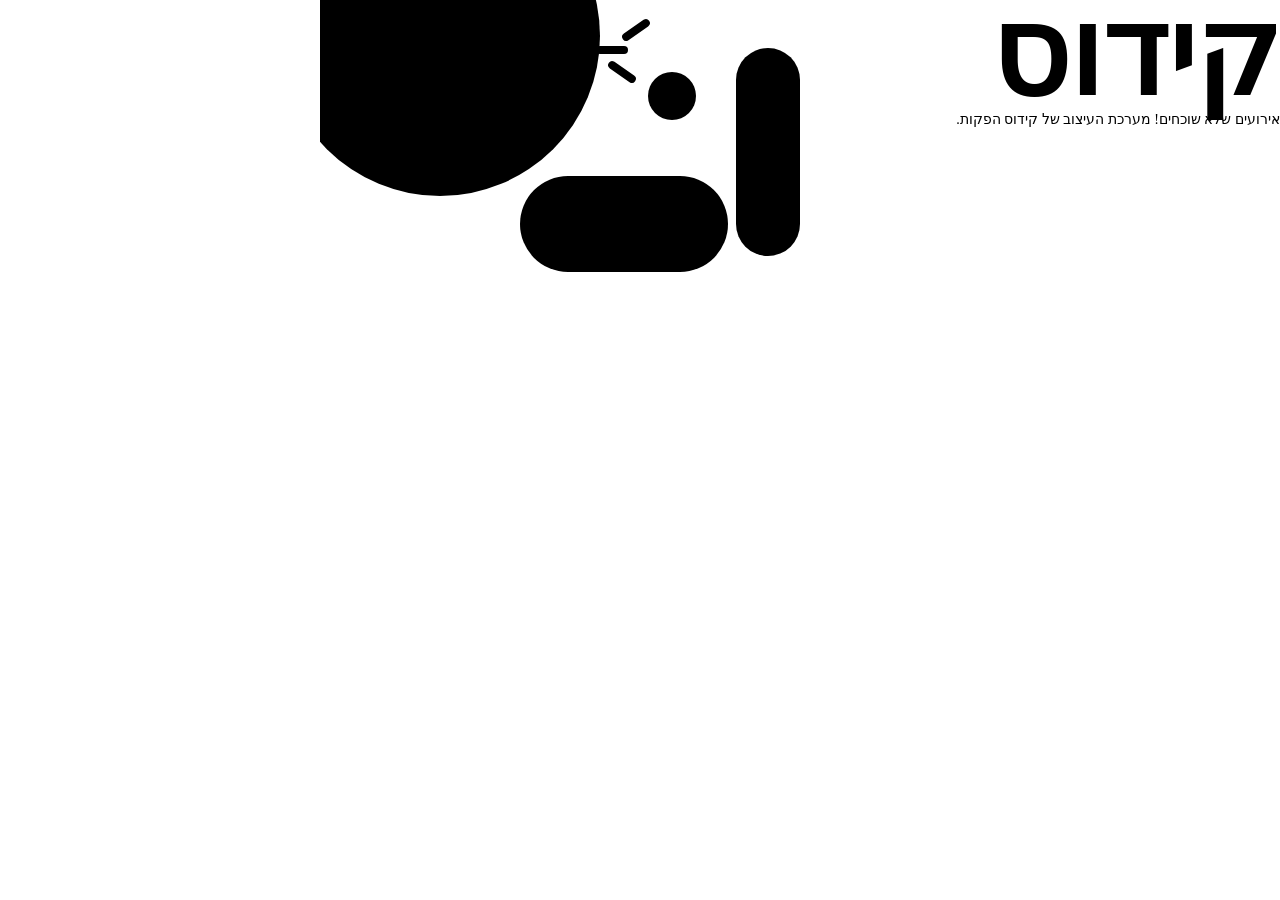
<file: brand/kidos-design-system/project/components/Cover/preview.html>
<!-- @dsCard height=288 -->
<!doctype html>
<html lang="he" dir="rtl">
<head>
<meta charset="utf-8">
<title>קידוס</title>
<style>
  html, body { margin:0; height:100%; }
  body { background:var(--ground); color:var(--ink); font-family:var(--font-body); overflow:hidden; }
  .cover { position:relative; width:960px; height:288px; overflow:hidden; }
  /* RTL: the name sits bottom-right, the art in the left 480px box */
  .art { position:absolute; top:0; left:0; width:480px; height:288px; overflow:hidden; }
  .art svg { display:block; width:480px; height:288px; }
  .blue { fill:var(--blue); }
  .pink-ring { fill:none; stroke:var(--pink); stroke-width:24px; }
  .white-ring { fill:none; stroke:var(--surface); stroke-width:6px; }
  .navy-line { fill:none; stroke:var(--outline); stroke-width:3px; }
  .lime { fill:var(--lime); }
  .sun { fill:var(--sun); }
  .deep { fill:var(--ink); }
  .spark-p { fill:var(--pink); } .spark-l { fill:var(--lime); } .spark-s { fill:var(--sky); }
  .words { position:absolute; right:var(--space-8); bottom:var(--space-8); max-width:440px; text-align:right; }
  .name { margin:0; font-family:var(--font-display); font-size:120px; line-height:.92; font-weight:700; color:var(--ink); }
  .tag { margin:var(--space-2) 0 0; font-size:14px; line-height:20px; color:var(--ink-muted); }
</style>
</head>
<body>
<div class="cover">
<div class="art" aria-hidden="true">
<svg viewBox="0 0 480 288" width="480" height="288">
<!--
  blocks      blue disc r160 bled off the top-left (the logo's disc, largest) · lime pill 208x96 (outer ring) · ink tall pill 64x208 (the navy outline; inverts to near-white in dark) · sun disc r24 (the star, small) — about 40% of 960x288
  arrangement one big disc with satellites, mirrored for RTL so the art sits left of the right-aligned name
  pattern     concentric rings — "the sticker edge": pink ring (space-6 wide), white ring (stroke-ring), navy line (stroke-outline) around the disc; plus the three spark ticks (space-8 x space-2 pills) from the slogan ribbon
  scales      ring widths space-6 / stroke-ring / stroke-outline; pill rx = radius-pill (half the short side); gaps space-4 and space-6
-->
<circle class="blue" cx="120" cy="36" r="160"/>
<circle class="pink-ring" cx="120" cy="36" r="172"/>
<circle class="white-ring" cx="120" cy="36" r="187"/>
<circle class="navy-line" cx="120" cy="36" r="191.5"/>
<rect class="lime" x="200" y="176" width="208" height="96" rx="48"/>
<rect class="deep" x="416" y="48" width="64" height="208" rx="32"/>
<circle class="sun" cx="352" cy="96" r="24"/>
<rect class="spark-p" x="300" y="26" width="32" height="8" rx="4" transform="rotate(-35 316 30)"/>
<rect class="spark-l" x="276" y="46" width="32" height="8" rx="4"/>
<rect class="spark-s" x="286" y="68" width="32" height="8" rx="4" transform="rotate(35 302 72)"/>
</svg>
</div>
<div class="words">
<h1 class="name">קידוס</h1>
<p class="tag">אירועים שלא שוכחים! מערכת העיצוב של קידוס הפקות.</p>
</div>
</div>
</body>
</html>
</file>
